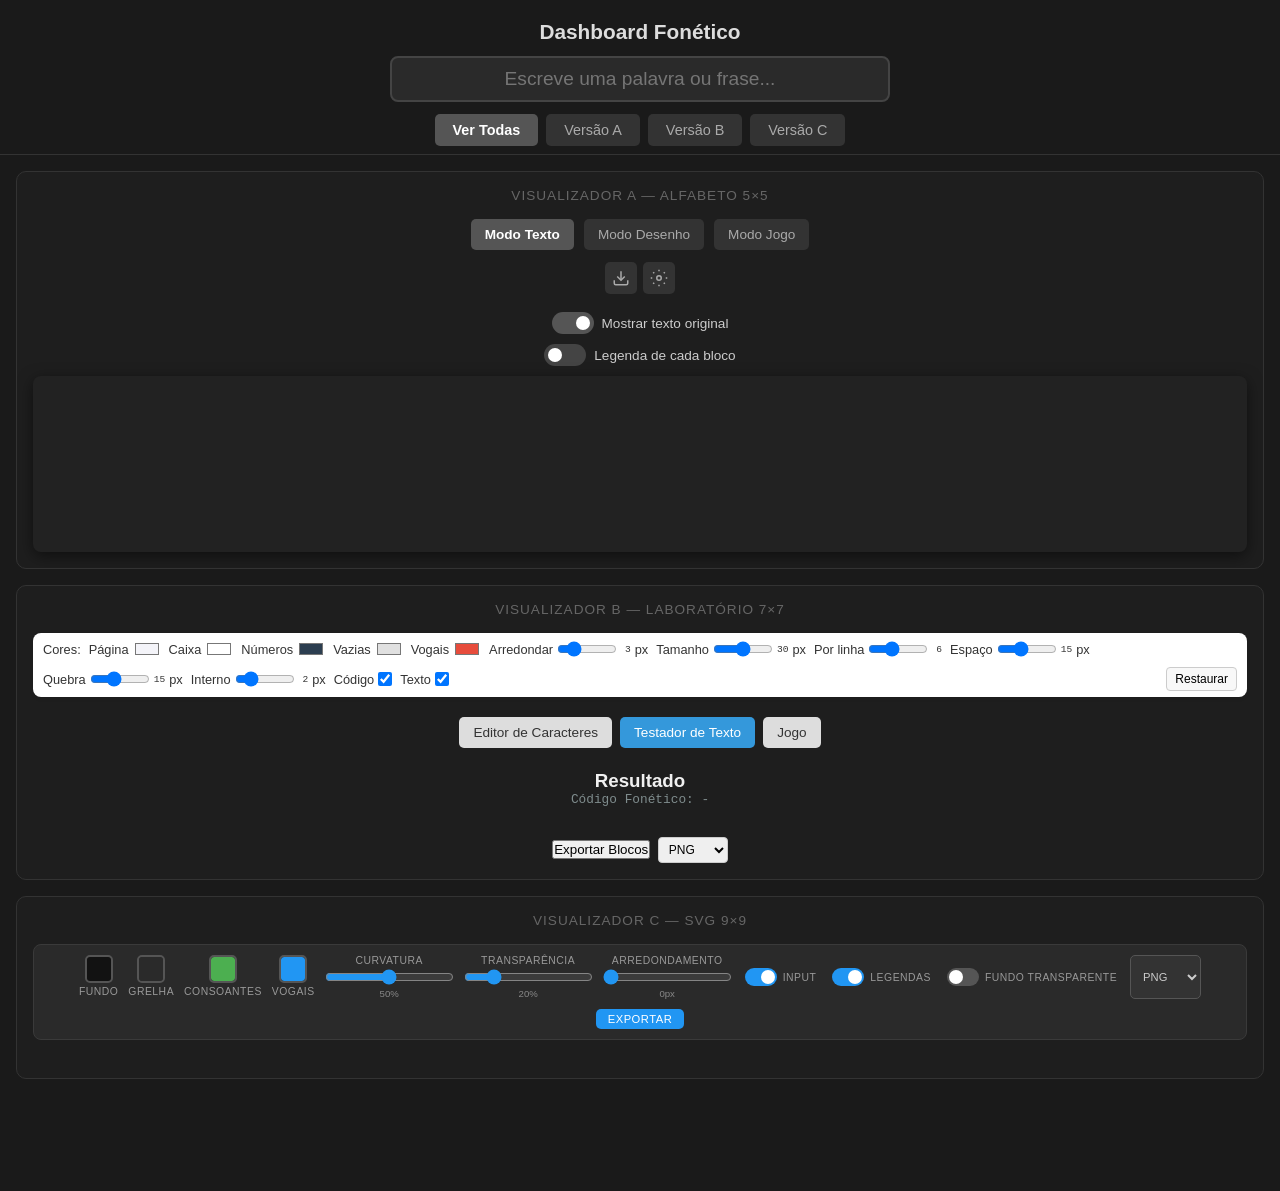
<file: index.html>
<!DOCTYPE html>
<html lang="pt">
<head>
    <meta charset="UTF-8">
    <meta name="viewport" content="width=device-width, initial-scale=1.0">
    <title>Dashboard Fonético — Visualizador Unificado</title>
    <link rel="stylesheet" href="style.css">
</head>
<body>
    <header class="dashboard-header">
        <h1>Dashboard Fonético</h1>
        <div class="input-central">
            <input type="text" id="texto-fonetico" placeholder="Escreve uma palavra ou frase..." autocomplete="off">
        </div>
        <nav class="menu-visualizadores">
            <button class="btn-vista active" data-modo="todas">Ver Todas</button>
            <button class="btn-vista" data-modo="a">Versão A</button>
            <button class="btn-vista" data-modo="b">Versão B</button>
            <button class="btn-vista" data-modo="c">Versão C</button>
        </nav>
    </header>

    <main id="area-visualizadores" class="modo-todas">
        <section id="container-a" class="painel-viz">
            <h2 class="viz-titulo">Visualizador A — Alfabeto 5×5</h2>

            <div id="tabs-a" class="tabs">
                <button id="btnTabText-a" class="tab-btn active">Modo Texto</button>
                <button id="btnTabDraw-a" class="tab-btn">Modo Desenho</button>
                <button id="btnTabGame-a" class="tab-btn">Modo Jogo</button>
            </div>

            <div id="toolbar-area-a" class="toolbar-area">
                <div class="toolbar-buttons">
                    <button id="btnExport-a" class="toolbar-btn" title="Exportar blocos">
                        <svg width="18" height="18" viewBox="0 0 24 24" fill="none" stroke="currentColor" stroke-width="2"><path d="M21 15v4a2 2 0 01-2 2H5a2 2 0 01-2-2v-4"/><polyline points="7 10 12 15 17 10"/><line x1="12" y1="15" x2="12" y2="3"/></svg>
                    </button>
                    <div id="exportMenu-a" class="dropdown-menu hidden">
                        <button data-format="png">PNG</button>
                        <button data-format="jpeg">JPEG</button>
                        <button data-format="webp">WebP</button>
                        <button data-format="svg">SVG</button>
                    </div>
                    <button id="btnSettingsToggle-a" class="toolbar-btn" title="Personalização">
                        <svg width="18" height="18" viewBox="0 0 24 24" fill="none" stroke="currentColor" stroke-width="2"><circle cx="12" cy="12" r="3"/><path d="M12 1v2M12 21v2M4.22 4.22l1.42 1.42M18.36 18.36l1.42 1.42M1 12h2M21 12h2M4.22 19.78l1.42-1.42M18.36 5.64l1.42-1.42"/></svg>
                    </button>
                </div>
                <div id="settingsPanel-a" class="settings-panel hidden">
                    <div class="settings-grid">
                        <div class="setting-item">
                            <label>Fundo da página</label>
                            <input type="color" id="cfgPageBg-a" value="#1a1a1a">
                        </div>
                        <div class="setting-item">
                            <label>Caixa dos blocos</label>
                            <input type="color" id="cfgBoxBg-a" value="#222222">
                        </div>
                        <div class="setting-item">
                            <label>Células preenchidas</label>
                            <input type="color" id="cfgCellFill-a" value="#ffffff">
                        </div>
                        <div class="setting-item">
                            <label>Células vazias</label>
                            <input type="color" id="cfgCellEmpty-a" value="#2a2a2a">
                        </div>
                        <div class="setting-item">
                            <label>Arredondamento <span class="val-label" id="lblCornerRadius-a">0</span></label>
                            <input type="range" id="cfgCornerRadius-a" min="0" max="10" value="0" step="1">
                        </div>
                        <div class="setting-item">
                            <label>Tamanho blocos <span class="val-label" id="lblCellSize-a">20</span>px</label>
                            <input type="range" id="cfgCellSize-a" min="10" max="40" value="20" step="1">
                        </div>
                        <div class="setting-item">
                            <label>Blocos/linha <span class="val-label" id="lblBlocksPerRow-a">auto</span></label>
                            <input type="range" id="cfgBlocksPerRow-a" min="0" max="20" value="0" step="1">
                        </div>
                        <div class="setting-item">
                            <label>Espaço blocos <span class="val-label" id="lblBlockMargin-a">22</span>px</label>
                            <input type="range" id="cfgBlockMargin-a" min="4" max="60" value="22" step="1">
                        </div>
                        <div class="setting-item">
                            <label>Margem células <span class="val-label" id="lblGap-a">3</span>px</label>
                            <input type="range" id="cfgGap-a" min="0" max="10" value="3" step="1">
                        </div>
                        <div class="setting-item">
                            <label>Quebra linhas <span class="val-label" id="lblBlockRowGap-a">20</span>px</label>
                            <input type="range" id="cfgBlockRowGap-a" min="4" max="60" value="20" step="1">
                        </div>
                        <div class="setting-item">
                            <label>Contorno 3×3</label>
                            <div class="guide-controls">
                                <label class="switch small-switch">
                                    <input type="checkbox" id="cfgShowGuide-a" checked>
                                    <span class="slider"></span>
                                </label>
                                <input type="color" id="cfgGuideColor-a" value="#3d3d3d">
                            </div>
                        </div>
                    </div>
                </div>
            </div>

            <div id="tabText-a" class="tab-content-a active">
                <div class="toggle-container">
                    <label class="switch">
                        <input type="checkbox" id="toggleInputTexto-a" checked>
                        <span class="slider"></span>
                    </label>
                    <span>Mostrar texto original</span>
                </div>
                <div class="toggle-container">
                    <label class="switch">
                        <input type="checkbox" id="toggleLegendaOriginal-a">
                        <span class="slider"></span>
                    </label>
                    <span>Legenda de cada bloco</span>
                </div>
                <div class="canvas-container-a">
                    <canvas id="canvasText-a" width="800" height="240"></canvas>
                </div>
            </div>

            <div id="tabDraw-a" class="tab-content-a">
                <p class="instrucoes">Clica nas células para alternar estados. Clica no '+' para novo bloco.</p>
                <div class="toggle-container">
                    <label class="switch">
                        <input type="checkbox" id="toggleTraducao-a" checked>
                        <span class="slider"></span>
                    </label>
                    <span>Mostrar tradução das letras</span>
                </div>
                <div class="draw-mode-container-a">
                    <div class="canvas-scroll-area-a">
                        <canvas id="canvasDraw-a" width="800" height="240"></canvas>
                    </div>
                    <button id="btnAddNewBlock-a" class="add-block-btn">+</button>
                </div>
            </div>

            <div id="tabGame-a" class="tab-content-a">
                <p class="instrucoes">Observa os blocos e escreve a palavra correspondente.</p>
                <div class="canvas-container-a">
                    <canvas id="canvasGame-a" width="600" height="100"></canvas>
                </div>
                <input type="text" id="gameInput-a" placeholder="Escreve a palavra..." autocomplete="off" class="game-text-input">
                <div id="feedbackGame-a"></div>
                <div id="progressContainer-a" class="progress-container">
                    <div id="progressBar-a" class="progress-bar"></div>
                    <span id="progressLabel-a" class="progress-label"></span>
                </div>
                <div class="game-buttons">
                    <button id="btnNovaPalavra-a" class="add-block-btn">Nova Palavra</button>
                    <button id="btnMostrarResposta-a" class="add-block-btn">Mostrar Resposta</button>
                </div>
            </div>
        </section>

        <section id="container-b" class="painel-viz">
            <h2 class="viz-titulo">Visualizador B — Laboratório 7×7</h2>

            <div class="color-panel-b">
                <span>Cores:</span>
                <label>Página <input type="color" id="color-page-b" value="#f4f4f9"></label>
                <label>Caixa <input type="color" id="color-box-b" value="#ffffff"></label>
                <label>Números <input type="color" id="color-filled-b" value="#2c3e50"></label>
                <label>Vazias <input type="color" id="color-empty-b" value="#e0e0e0"></label>
                <label>Vogais <input type="color" id="color-vowel-b" value="#e74c3c"></label>
                <label>Arredondar <input type="range" id="radius-slider-b" min="0" max="15" step="1" value="3"><span id="radius-val-b">3</span>px</label>
                <label>Tamanho <input type="range" id="size-slider-b" min="10" max="50" step="1" value="30"><span id="size-val-b">30</span>px</label>
                <label>Por linha <input type="range" id="perline-slider-b" min="1" max="15" step="1" value="6"><span id="perline-val-b">6</span></label>
                <label>Espaço <input type="range" id="gap-slider-b" min="0" max="40" step="1" value="15"><span id="gap-val-b">15</span>px</label>
                <label>Quebra <input type="range" id="row-gap-slider-b" min="0" max="40" step="1" value="15"><span id="row-gap-val-b">15</span>px</label>
                <label>Interno <input type="range" id="internal-slider-b" min="0" max="10" step="1" value="2"><span id="internal-val-b">2</span>px</label>
                <label>Código <input type="checkbox" id="legend-code-toggle-b" checked></label>
                <label>Texto <input type="checkbox" id="legend-text-toggle-b" checked></label>
                <button id="btn-reset-b">Restaurar</button>
            </div>

            <div id="tabs-b" class="tabs">
                <button id="btnTabEditor-b" class="tab-btn">Editor de Caracteres</button>
                <button id="btnTabTester-b" class="tab-btn active">Testador de Texto</button>
                <button id="btnTabGame-b" class="tab-btn">Jogo</button>
            </div>

            <div id="editor-b" class="tab-content-b">
                <h3 style="text-align: center;">Cria o teu Algarismo</h3>
                <p style="text-align: center; color: #666;">Clica nos quadrados para desenhar.</p>
                <div id="editor-grid-b" class="grid-7x7-b"></div>
                <div id="array-output-b" class="code-output-b">[0,0,0,0,0,0,0,0,0,0,0,0,0,0,0,0,0,0,0,0,0,0,0,0,0,0,0,0,0,0,0,0,0,0,0,0,0,0,0,0,0,0,0,0,0,0,0,0,0]</div>
                <div style="text-align: center;">
                    <button id="btn-copy-array-b" class="copy-btn-b">Copiar Array</button>
                </div>
            </div>

            <div id="tester-b" class="tab-content-b active">
                <div class="input-group-b">
                    <h3>Resultado</h3>
                    <div id="debug-output-b" class="debug-info-b">Código Fonético: -</div>
                </div>
                <div id="word-container-b" class="word-display-b"></div>
                <div class="export-section-b">
                    <button id="btn-export-b">Exportar Blocos</button>
                    <select id="export-format-b" class="select-export-b">
                        <option value="png">PNG</option>
                        <option value="jpeg">JPEG</option>
                        <option value="webp">WEBP</option>
                        <option value="svg">SVG</option>
                    </select>
                </div>
            </div>

            <div id="jogo-b" class="tab-content-b">
                <div class="game-area-b">
                    <h3>Adivinha a Palavra</h3>
                    <p style="color: #666;">Traduz os blocos visuais para texto e escreve a tua resposta.</p>
                    <div id="game-blocks-b" class="game-blocks-b"></div>
                    <input type="text" id="game-input-b" class="game-input-b" placeholder="Escreve a tua resposta...">
                    <div id="game-feedback-b" class="game-feedback-b"></div>
                    <div id="game-solution-b" class="game-solution-b"></div>
                    <div class="game-buttons-b">
                        <button id="btn-verificar-b" class="btn-verificar-b">Verificar</button>
                        <button id="btn-nova-b" class="btn-nova-b">Nova Palavra</button>
                        <button id="btn-solucao-b" class="btn-solucao-b">Mostrar Solução</button>
                    </div>
                </div>
            </div>
        </section>

        <section id="container-c" class="painel-viz">
            <h2 class="viz-titulo">Visualizador C — SVG 9×9</h2>

            <div id="painelControlos-c" class="painel-controlos-c">
                <div class="controlo-cor-c">
                    <input type="color" id="corFundoCelula-c" value="#121212">
                    <label for="corFundoCelula-c">Fundo</label>
                </div>
                <div class="controlo-cor-c">
                    <input type="color" id="corGrelha-c" value="#2a2a2a">
                    <label for="corGrelha-c">Grelha</label>
                </div>
                <div class="controlo-cor-c">
                    <input type="color" id="corConsoante-c" value="#4CAF50">
                    <label for="corConsoante-c">Consoantes</label>
                </div>
                <div class="controlo-cor-c">
                    <input type="color" id="corLinhaVogal-c" value="#2196F3">
                    <label for="corLinhaVogal-c">Vogais</label>
                </div>
                <div class="controlo-slider-c">
                    <label for="sliderCurvatura-c">Curvatura</label>
                    <input type="range" id="sliderCurvatura-c" min="0" max="100" value="50">
                    <span id="valorCurvatura-c">50%</span>
                </div>
                <div class="controlo-slider-c">
                    <label for="sliderOpacidade-c">Transparência</label>
                    <input type="range" id="sliderOpacidade-c" min="0" max="100" value="20">
                    <span id="valorOpacidade-c">20%</span>
                </div>
                <div class="controlo-slider-c">
                    <label for="sliderArredondamento-c">Arredondamento</label>
                    <input type="range" id="sliderArredondamento-c" min="0" max="50" value="0">
                    <span id="valorArredondamento-c">0px</span>
                </div>
                <div class="controlo-toggle-c">
                    <input type="checkbox" id="toggleInput-c" checked>
                    <label for="toggleInput-c" class="toggle-switch-c"></label>
                    <label for="toggleInput-c">Input</label>
                </div>
                <div class="controlo-toggle-c">
                    <input type="checkbox" id="toggleLegenda-c" checked>
                    <label for="toggleLegenda-c" class="toggle-switch-c"></label>
                    <label for="toggleLegenda-c">Legendas</label>
                </div>
                <div class="controlo-toggle-c">
                    <input type="checkbox" id="toggleFundoTransparente-c">
                    <label for="toggleFundoTransparente-c" class="toggle-switch-c"></label>
                    <label for="toggleFundoTransparente-c">Fundo Transparente</label>
                </div>
                <select id="formatoExportacao-c" class="select-export-c" title="Formato de exportação">
                    <option value="png">PNG</option>
                    <option value="jpeg">JPEG</option>
                    <option value="svg">SVG</option>
                    <option value="webp">WEBP</option>
                </select>
                <button id="btnExportar-c" class="btn-export-c" title="Exportar blocos como imagem">Exportar</button>
            </div>

            <div id="containerTexto-c" class="container-texto-c"></div>
            <canvas id="canvasExportacao-c" style="display:none;"></canvas>
        </section>
    </main>

    <script type="module" src="app.js"></script>
</body>
</html>
</file>
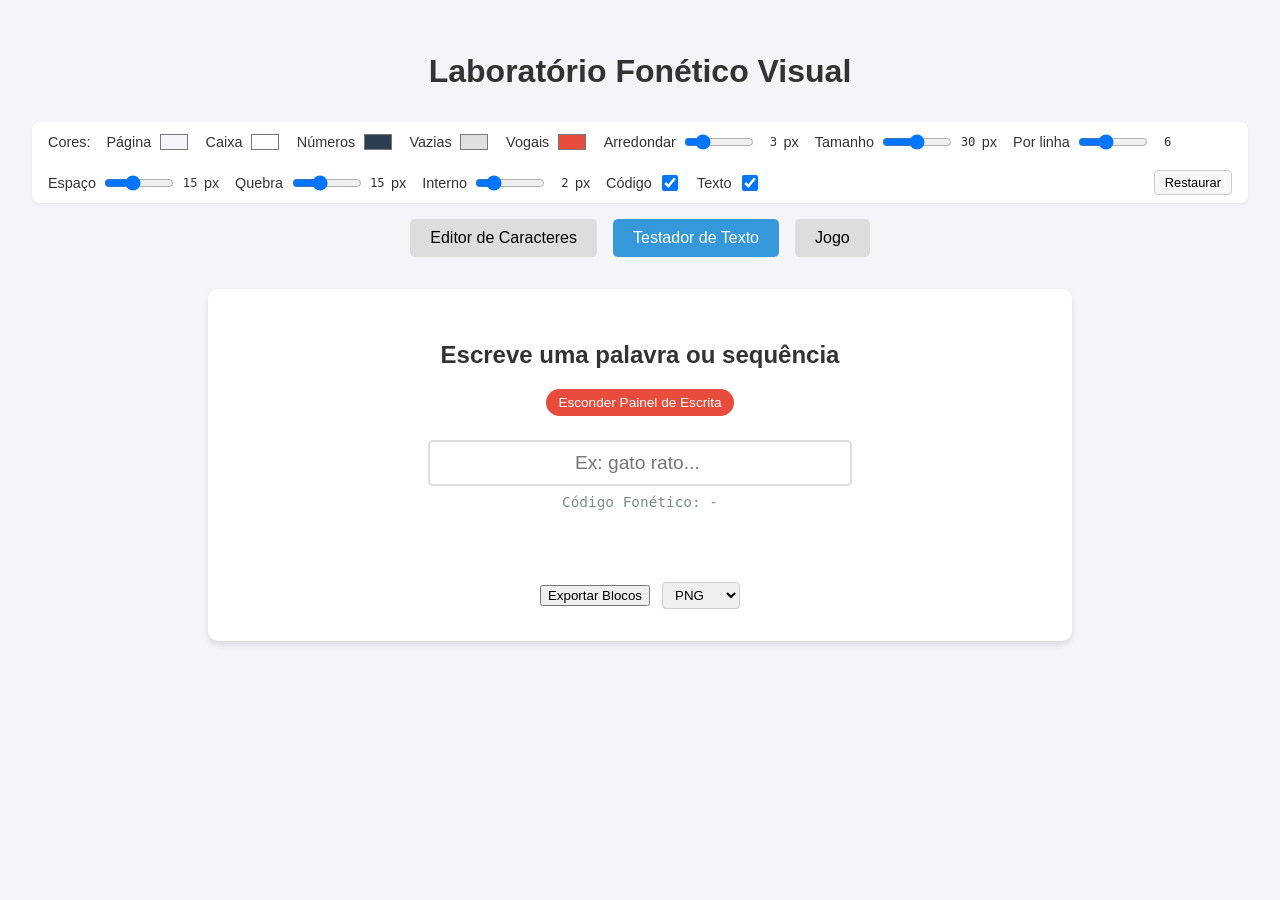
<file: Visualizador B/indexB.html>
<!DOCTYPE html>
<html lang="pt">
<head>
    <meta charset="UTF-8">
    <meta name="viewport" content="width=device-width, initial-scale=1.0">
    <title>Laboratório do Alfabeto Visual</title>
    <style>
        /* === CSS: Estilos e Layout === */
        :root {
            --bg-color: #f4f4f9;
            --content-bg: #ffffff;
            --text-color: #333;
            --grid-empty: #e0e0e0;
            --grid-filled: #2c3e50; /* Cor Consonantal */
            --grid-vowel: #e74c3c;  /* Cor Vocálica (Vermelho) */
            --accent: #3498db;
            --cell-radius: 3px;
            --cell-size: 30px;
            --cell-gap: 2px;
            --blocks-per-line: 6;
            --block-gap: 15px;
            --block-row-gap: 15px;
        }

        body {
            font-family: -apple-system, BlinkMacSystemFont, "Segoe UI", Roboto, Helvetica, Arial, sans-serif;
            background-color: var(--bg-color);
            color: var(--text-color);
            margin: 0;
            padding: 2rem;
            display: flex;
            flex-direction: column;
            align-items: center;
        }

        h1 { margin-bottom: 2rem; }

        .tabs {
            display: flex;
            gap: 1rem;
            margin-bottom: 2rem;
        }

        .tab-btn {
            padding: 10px 20px;
            font-size: 1rem;
            border: none;
            background: #ddd;
            cursor: pointer;
            border-radius: 5px;
            transition: background 0.3s;
        }

        .tab-btn.active {
            background: var(--accent);
            color: white;
        }

        .tab-content {
            display: none;
            width: 100%;
            max-width: 800px;
            background: var(--content-bg);
            padding: 2rem;
            border-radius: 10px;
            box-shadow: 0 4px 6px rgba(0,0,0,0.1);
        }

        .tab-content.active {
            display: block;
        }

        .grid-7x7 {
            display: grid;
            grid-template-columns: repeat(7, var(--cell-size));
            grid-template-rows: repeat(7, var(--cell-size));
            gap: var(--cell-gap);
            margin: 0 auto;
            width: fit-content;
        }

        .cell {
            background-color: var(--grid-empty);
            border-radius: var(--cell-radius);
            cursor: pointer;
            transition: background-color 0.1s;
            box-sizing: border-box; 
        }

        .cell.active {
            background-color: var(--grid-filled);
        }

        /* === SISTEMA DE ESTADOS DAS VOGAIS === */
        .cell.vowel-1 {
            background-color: var(--grid-vowel);
        }

        .cell.vowel-2 {
            border: 3px solid var(--grid-vowel);
            background-color: var(--grid-empty);
        }

        .cell.vowel-3 {
            border: 3px solid var(--grid-vowel);
            background-color: var(--grid-empty);
            background-image: linear-gradient(
                to bottom right, 
                transparent calc(50% - 1.5px), 
                var(--grid-vowel) calc(50% - 1.5px), 
                var(--grid-vowel) calc(50% + 1.5px), 
                transparent calc(50% + 1.5px)
            );
        }

        .cell.vowel-4 {
            border: 3px solid var(--grid-vowel);
            background-color: var(--grid-empty);
            background-image: 
                linear-gradient(to bottom right, transparent calc(50% - 1.5px), var(--grid-vowel) calc(50% - 1.5px), var(--grid-vowel) calc(50% + 1.5px), transparent calc(50% + 1.5px)),
                linear-gradient(to top right, transparent calc(50% - 1.5px), var(--grid-vowel) calc(50% - 1.5px), var(--grid-vowel) calc(50% + 1.5px), transparent calc(50% + 1.5px));
        }

        .code-output {
            background: #2d2d2d;
            color: #a6e22e;
            padding: 1rem;
            border-radius: 5px;
            font-family: monospace;
            word-break: break-all;
            margin-bottom: 1rem;
        }

        button.copy-btn {
            background: var(--accent);
            color: white;
            border: none;
            padding: 8px 16px;
            border-radius: 5px;
            cursor: pointer;
        }

        /* Botão do Modo de Visualização */
        .toggle-btn {
            background: #e74c3c;
            color: white;
            border: none;
            padding: 6px 12px;
            border-radius: 20px;
            font-size: 0.85rem;
            cursor: pointer;
            margin-bottom: 1.5rem;
            transition: background 0.3s;
        }

        .toggle-btn.view-mode {
            background: #2ecc71;
        }

        .input-group {
            display: flex;
            flex-direction: column;
            align-items: center;
            margin-bottom: 2rem;
        }

        input[type="text"] {
            padding: 10px;
            font-size: 1.2rem;
            width: 400px;
            text-align: center;
            border: 2px solid #ddd;
            border-radius: 5px;
            margin-bottom: 0.5rem;
        }

        .debug-info {
            font-size: 0.9rem;
            color: #7f8c8d;
            font-family: monospace;
            margin-bottom: 1.5rem;
        }

        .word-display {
            display: grid;
            grid-template-columns: repeat(var(--blocks-per-line), auto);
            column-gap: var(--block-gap);
            row-gap: var(--block-row-gap);
            justify-content: center;
        }

        .grid-display .cell {
            cursor: default;
        }

        .color-panel {
            display: flex;
            gap: 1rem;
            align-items: center;
            margin-bottom: 1rem;
            padding: 0.5rem 1rem;
            background: #fff;
            border-radius: 8px;
            box-shadow: 0 2px 4px rgba(0,0,0,0.05);
            font-size: 0.9rem;
            flex-wrap: wrap;
        }
        .color-panel label {
            display: flex;
            align-items: center;
            gap: 0.4rem;
        }
        .color-panel input[type="color"] {
            width: 32px;
            height: 24px;
            border: none;
            padding: 0;
            background: none;
            cursor: pointer;
        }
        .color-panel button {
            margin-left: auto;
            font-size: 0.8rem;
            padding: 4px 10px;
            border: 1px solid #ccc;
            border-radius: 4px;
            background: #f8f8f8;
            cursor: pointer;
        }
        .color-panel input[type="range"] {
            width: 70px;
            vertical-align: middle;
        }
        .color-panel #radius-val {
            min-width: 1.2em;
            text-align: right;
            font-family: monospace;
            font-size: 0.85em;
        }
        .color-panel #size-val,
        .color-panel #perline-val {
            min-width: 1.2em;
            text-align: right;
            font-family: monospace;
            font-size: 0.85em;
        }
        .color-panel #gap-val {
            min-width: 1.2em;
            text-align: right;
            font-family: monospace;
            font-size: 0.85em;
        }
        .color-panel #internal-val {
            min-width: 1.2em;
            text-align: right;
            font-family: monospace;
            font-size: 0.85em;
        }
        .color-panel #row-gap-val {
            min-width: 1.2em;
            text-align: right;
            font-family: monospace;
            font-size: 0.85em;
        }

        .export-section {
            margin-top: 1rem;
            text-align: center;
            font-size: 0.9rem;
        }
        .export-section select {
            padding: 4px 8px;
            border: 1px solid #ccc;
            border-radius: 4px;
            margin-left: 0.5rem;
        }

        .grid-caption {
            text-align: center;
            font-size: 0.75rem;
            font-family: monospace;
            margin-top: 2px;
            color: var(--text-color);
        }
        .grid-caption-text {
            font-style: italic;
            color: #888;
        }

        .grid-wrapper {
            display: inline-block;
        }

        .color-panel input[type="checkbox"] {
            width: 16px;
            height: 16px;
        }

        .game-area {
            text-align: center;
        }
        .game-blocks {
            display: grid;
            grid-template-columns: repeat(var(--blocks-per-line), auto);
            column-gap: var(--block-gap);
            row-gap: var(--block-row-gap);
            justify-content: center;
            margin-bottom: 2rem;
        }
        .game-input {
            padding: 10px;
            font-size: 1.2rem;
            width: 400px;
            text-align: center;
            border: 2px solid #ddd;
            border-radius: 5px;
            margin-bottom: 0.5rem;
        }
        .game-feedback {
            font-size: 1.1rem;
            min-height: 1.5em;
            margin: 1rem 0;
            font-weight: bold;
        }
        .game-feedback.win { color: #27ae60; }
        .game-feedback.lose { color: #e74c3c; }
        .game-buttons {
            display: flex;
            gap: 1rem;
            justify-content: center;
            flex-wrap: wrap;
        }
        .game-buttons button {
            padding: 10px 20px;
            font-size: 1rem;
            border: none;
            border-radius: 5px;
            cursor: pointer;
            transition: background 0.3s;
        }
        .btn-nova { background: var(--accent); color: white; }
        .btn-solucao { background: #e67e22; color: white; }
        .btn-verificar { background: #2ecc71; color: white; }
        .game-solution {
            margin-top: 1rem;
            font-size: 1.2rem;
            color: #e67e22;
            min-height: 1.5em;
        }
    </style>
</head>
<body>

    <h1>Laboratório Fonético Visual</h1>

    <div class="color-panel">
        <span>Cores:</span>
        <label>Página <input type="color" id="color-page" value="#f4f4f9"></label>
        <label>Caixa <input type="color" id="color-box" value="#ffffff"></label>
        <label>Números <input type="color" id="color-filled" value="#2c3e50"></label>
        <label>Vazias <input type="color" id="color-empty" value="#e0e0e0"></label>
        <label>Vogais <input type="color" id="color-vowel" value="#e74c3c"></label>
        <label>Arredondar <input type="range" id="radius-slider" min="0" max="15" step="1" value="3"><span id="radius-val">3</span>px</label>
        <label>Tamanho <input type="range" id="size-slider" min="10" max="50" step="1" value="30"><span id="size-val">30</span>px</label>
        <label>Por linha <input type="range" id="perline-slider" min="1" max="15" step="1" value="6"><span id="perline-val">6</span></label>
        <label>Espaço <input type="range" id="gap-slider" min="0" max="40" step="1" value="15"><span id="gap-val">15</span>px</label>
        <label>Quebra <input type="range" id="row-gap-slider" min="0" max="40" step="1" value="15"><span id="row-gap-val">15</span>px</label>
        <label>Interno <input type="range" id="internal-slider" min="0" max="10" step="1" value="2"><span id="internal-val">2</span>px</label>
        <label>Código <input type="checkbox" id="legend-code-toggle" checked></label>
        <label>Texto <input type="checkbox" id="legend-text-toggle" checked></label>
        <button onclick="resetColors()">Restaurar</button>
    </div>

    <div class="tabs">
        <button class="tab-btn" onclick="switchTab('editor')">Editor de Caracteres</button>
        <button class="tab-btn active" onclick="switchTab('tester')">Testador de Texto</button>
        <button class="tab-btn" onclick="switchTab('jogo')">Jogo</button>
    </div>

    <div id="editor" class="tab-content">
        <h2 style="text-align: center;">Cria o teu Algarismo</h2>
        <p style="text-align: center; color: #666;">Clica nos quadrados para desenhar.</p>
        
        <div id="editor-grid" class="grid-7x7"></div>
        
        <div class="code-output" id="array-output">
            [0,0,0,0,0,0,0,0,0,0,0,0,0,0,0,0,0,0,0,0,0,0,0,0,0,0,0,0,0,0,0,0,0,0,0,0,0,0,0,0,0,0,0,0,0,0,0,0,0]
        </div>
        <div style="text-align: center;">
            <button class="copy-btn" onclick="copyArray()">Copiar Array</button>
        </div>
    </div>

    <div id="tester" class="tab-content active">
        <div class="input-group">
            <h2>Escreve uma palavra ou sequência</h2>
            
            <button id="visibility-toggle" class="toggle-btn" onclick="toggleInputVisibility()">Esconder Painel de Escrita</button>
            
            <input type="text" id="text-input" placeholder="Ex: gato rato... " oninput="renderText()">
            <div id="debug-output" class="debug-info">Código Fonético: -</div>
        </div>
        
        <div id="word-container" class="word-display">
        </div>

        <div class="export-section">
            <button onclick="exportBlocks()">Exportar Blocos</button>
            <select id="export-format">
                <option value="png">PNG</option>
                <option value="jpeg">JPEG</option>
                <option value="webp">WEBP</option>
                <option value="svg">SVG</option>
            </select>
        </div>
    </div>

    <div id="jogo" class="tab-content">
        <div class="game-area">
            <h2>Adivinha a Palavra</h2>
            <p style="color: #666;">Traduz os blocos visuais para texto e escreve a tua resposta.</p>
            <div id="game-blocks" class="game-blocks"></div>
            <input type="text" id="game-input" class="game-input" placeholder="Escreve a tua resposta..." onkeydown="if(event.key==='Enter') verificarResposta()">
            <div id="game-feedback" class="game-feedback"></div>
            <div id="game-solution" class="game-solution"></div>
            <div class="game-buttons">
                <button class="btn-verificar" onclick="verificarResposta()">Verificar</button>
                <button class="btn-nova" onclick="novaPalavra()">Nova Palavra</button>
                <button class="btn-solucao" onclick="mostrarSolucao()">Mostrar Solução</button>
            </div>
        </div>
    </div>

    <script>
        /* === JAVASCRIPT: Lógica e Estado === */

        // 1. Matrizes dos Algarismos (Consoantes Base)
        const dicionario = {
            '0': [0,0,1,1,1,0,0,0,1,0,0,0,1,0,1,0,0,0,0,0,1,1,0,0,0,0,0,1,1,0,0,0,0,0,1,0,1,0,0,0,1,0,0,0,1,1,1,0,0],
            '1': [0,0,0,1,0,0,0,0,0,0,1,0,0,0,0,0,0,1,0,0,0,0,0,0,1,0,0,0,0,0,0,1,0,0,0,0,0,0,1,0,0,0,0,0,0,1,0,0,0],
            '2': [0,0,0,0,0,0,0,0,0,0,0,0,0,0,0,0,0,0,0,0,0,1,1,1,1,1,1,1,0,0,0,0,0,0,0,0,0,0,0,0,0,0,0,0,0,0,0,0,0], 
            '3': [0,0,0,1,0,0,0,0,0,0,1,0,0,0,0,0,0,1,0,0,0,1,1,1,1,1,1,1,0,0,0,1,0,0,0,0,0,0,1,0,0,0,0,0,0,1,0,0,0], 
            '4': [1,0,0,0,0,0,1,0,1,0,0,0,1,0,0,0,1,0,1,0,0,0,0,0,1,0,0,0,0,0,1,0,1,0,0,0,1,0,0,0,1,0,1,0,0,0,0,0,1], 
            '5': [1,0,0,1,0,0,1,0,1,0,1,0,1,0,0,0,1,1,1,0,0,0,0,0,1,0,0,0,0,0,1,1,1,0,0,0,1,0,1,0,1,0,1,0,0,1,0,0,1], 
            '6': [1,0,0,0,0,0,1,0,1,0,0,0,1,0,0,0,1,0,1,0,0,1,1,1,1,1,1,1,0,0,1,0,1,0,0,0,1,0,0,0,1,0,1,0,0,0,0,0,1], 
            '7': [1,0,0,1,0,0,1,0,1,0,1,0,1,0,0,0,1,1,1,0,0,1,1,1,1,1,1,1,0,0,1,1,1,0,0,0,1,0,1,0,1,0,1,0,0,1,0,0,1], 
            '8': [1,0,0,1,1,1,1,0,1,0,1,0,0,0,0,0,1,1,1,1,1,1,1,1,1,0,0,0,0,0,1,1,1,1,1,0,1,0,1,0,0,0,1,0,0,1,1,1,1], 
            '9': [1,1,1,1,1,1,1,0,0,0,1,0,0,0,1,1,1,1,1,1,1,0,0,0,1,0,0,0,1,1,1,1,1,1,1,0,0,0,1,0,0,0,1,1,1,1,1,1,1]
        };

        // 2. Coordenadas das Vogais
        const vogaisAnteriores = {
            'A': [0,0,0,0,0,0,0,1,0,0,0,0,0,0,0,0,0,0,0,0,0,0,0,0,0,0,0,0,0,0,0,0,0,0,0,0,0,0,0,0,0,0,0,0,0,0,0,0,0],
            'E': [0,0,0,0,0,0,0,0,0,1,0,0,0,0,0,0,0,0,0,0,0,0,0,0,0,0,0,0,0,0,0,0,0,0,0,0,0,0,0,0,0,0,0,0,0,0,0,0,0],
            'I': [0,0,0,0,0,0,0,0,0,0,0,0,0,0,0,0,0,0,0,0,0,0,0,0,0,0,0,0,0,0,0,0,0,0,0,1,0,0,0,0,0,0,0,0,0,0,0,0,0],
            'O': [0,0,0,0,0,0,0,0,0,0,0,0,0,0,0,0,0,0,0,0,0,0,0,0,0,0,0,0,0,0,0,0,0,0,0,0,0,1,0,0,0,0,0,0,0,0,0,0,0]
        };

        const vogaisPosteriores = {
            'A': [0,0,0,0,0,0,0,0,0,0,0,1,0,0,0,0,0,0,0,0,0,0,0,0,0,0,0,0,0,0,0,0,0,0,0,0,0,0,0,0,0,0,0,0,0,0,0,0,0],
            'E': [0,0,0,0,0,0,0,0,0,0,0,0,0,1,0,0,0,0,0,0,0,0,0,0,0,0,0,0,0,0,0,0,0,0,0,0,0,0,0,0,0,0,0,0,0,0,0,0,0],
            'I': [0,0,0,0,0,0,0,0,0,0,0,0,0,0,0,0,0,0,0,0,0,0,0,0,0,0,0,0,0,0,0,0,0,0,0,0,0,0,0,1,0,0,0,0,0,0,0,0,0],
            'O': [0,0,0,0,0,0,0,0,0,0,0,0,0,0,0,0,0,0,0,0,0,0,0,0,0,0,0,0,0,0,0,0,0,0,0,0,0,0,0,0,0,1,0,0,0,0,0,0,0]
        };

        let editorState = new Array(49).fill(0);

        // NOVO: Função para alternar a visibilidade do input de texto
        function toggleInputVisibility() {
            const btn = document.getElementById('visibility-toggle');
            const inputField = document.getElementById('text-input');
            const debugField = document.getElementById('debug-output');
            const titleField = document.querySelector('#tester h2');

            if (inputField.style.display !== 'none') {
                // Modo de Visualização Puro
                inputField.style.display = 'none';
                debugField.style.display = 'none';
                if(titleField) titleField.style.display = 'none';
                btn.innerText = "Mostrar Painel de Escrita";
                btn.classList.add('view-mode');
            } else {
                // Modo de Edição/Escrita
                inputField.style.display = '';
                debugField.style.display = '';
                if(titleField) titleField.style.display = '';
                btn.innerText = "Esconder Painel de Escrita";
                btn.classList.remove('view-mode');
            }
        }

        // MOTOR DE CONVERSÃO FONÉTICA
        function converterTextoParaSistemaMajor(texto) {
            let resultado = texto
                .replace(/[çÇ]/g, '0')
                .toUpperCase()
                .normalize('NFD')
                .replace(/[\u0300-\u036f]/g, '');

            resultado = resultado.replaceAll('CH', '6');
            resultado = resultado.replaceAll('LH', '5');
            resultado = resultado.replaceAll('NH', '2');
            resultado = resultado.replaceAll('RR', '4');
            resultado = resultado.replaceAll('Y', 'I');
            resultado = resultado.replaceAll('U', 'O');


            resultado = resultado.replaceAll('CE', '0E');
            resultado = resultado.replaceAll('CI', '0I');
            resultado = resultado.replaceAll('GE', '6E');
            resultado = resultado.replaceAll('GI', '6I');
        
            const consoantes = {
                'S': '0', 'Z': '0',
                'T': '1', 'D': '1',
                'N': '2',
                'M': '3',
                'R': '4',
                'L': '5',
                'J': '6', 'X': '6',
                'K': '7', 'Q': '7', 'C': '7', 'G': '7',
                'F': '8', 'V': '8',
                'P': '9', 'B': '9'
            };

            for (let [chave, valor] of Object.entries(consoantes)) {
                resultado = resultado.replaceAll(chave, valor);
            }

            resultado = resultado.replace(/[^AEIO0-9\s]/g, '');
            return resultado;
        }

        // Inicializador do Editor
        function initEditor() {
            const grid = document.getElementById('editor-grid');
            grid.innerHTML = '';
            for (let i = 0; i < 49; i++) {
                const cell = document.createElement('div');
                cell.classList.add('cell');
                cell.addEventListener('click', () => {
                    editorState[i] = editorState[i] === 0 ? 1 : 0;
                    cell.classList.toggle('active');
                    updateOutput();
                });
                grid.appendChild(cell);
            }
        }

        function updateOutput() {
            document.getElementById('array-output').innerText = `[${editorState.join(',')}]`;
        }

        function copyArray() {
            navigator.clipboard.writeText(document.getElementById('array-output').innerText);
            alert("Array copiado!");
        }

        function switchTab(tabId) {
            document.querySelectorAll('.tab-content').forEach(tab => tab.classList.remove('active'));
            document.querySelectorAll('.tab-btn').forEach(btn => btn.classList.remove('active'));
            document.getElementById(tabId).classList.add('active');
            event.currentTarget.classList.add('active');
        }

        function aplicarVogal(gridBase, gridVogal, estadoVogal) {
            let resultado = [...gridBase];
            for (let i = 0; i < 49; i++) {
                if (gridVogal[i] === 1) {
                    resultado[i] = estadoVogal; 
                }
            }
            return resultado;
        }

        function extrairOriginal(bruto, blocos) {
    // Construir um array paralelo: para cada caracter do bruto,
    // guardar o caracter normalizado (sem acentos, uppercase) e o índice original.
    // Isto permite mapear posições correctamente mesmo com acentos.
    const charMap = []; // [{orig: índice no bruto, ch: caracter normalizado}]
    for (let i = 0; i < bruto.length; i++) {
        // Normalizar cada caracter individualmente
        let ch = bruto[i];
        // Tratar Ç/ç antes de normalizar (como o motor de conversão faz)
        if (ch === 'ç' || ch === 'Ç') {
            charMap.push({ orig: i, ch: '0', isCedilha: true });
            continue;
        }
        let norm = ch.normalize('NFD').replace(/[\u0300-\u036f]/g, '').toUpperCase();
        if (norm.length === 1) {
            charMap.push({ orig: i, ch: norm });
        }
        // Se norm está vazio (caracter de combinação isolado), saltar
    }

    // Dígrafos que o motor de conversão colapsa num único dígito
    const digrafos = { 'CH': '6', 'LH': '5', 'NH': '2', 'RR': '4' };
    // Consoantes simples → dígito
    const consoantes = {
        'S': '0', 'Z': '0',
        'T': '1', 'D': '1',
        'N': '2',
        'M': '3',
        'R': '4',
        'L': '5',
        'J': '6', 'X': '6',
        'K': '7', 'Q': '7', 'C': '7', 'G': '7',
        'F': '8', 'V': '8',
        'P': '9', 'B': '9'
    };
    // Vogais reconhecidas pelo motor
    const vogais = new Set(['A', 'E', 'I', 'O', 'U', 'Y']);
    // Contextos especiais: CE→0E, CI→0I, GE→6E, GI→6I
    const contextual = { 'CE': '0', 'CI': '0', 'GE': '6', 'GI': '6' };

    const silabas = [];
    let pos = 0; // posição no charMap

    for (let bloco of blocos) {
        let startOrig = pos < charMap.length ? charMap[pos].orig : bruto.length;
        let bIdx = 0;

        while (bIdx < bloco.length && pos < charMap.length) {
            const bCh = bloco[bIdx];
            const cur = charMap[pos];

            // Saltar caracteres no original que não são consoantes, vogais, nem H
            // (ex: W, ou outros não mapeados pelo motor)
            if (!cur.isCedilha && !vogais.has(cur.ch) && !consoantes[cur.ch] && cur.ch !== 'H') {
                pos++;
                continue;
            }

            if (/[0-9]/.test(bCh)) {
                // O caracter do bloco é um dígito — corresponde a uma consoante (ou dígrafo) no original
                // Verificar se é cedilha (Ç → 0)
                if (cur.isCedilha && bCh === '0') {
                    pos += 1;
                    bIdx++;
                    continue;
                }
                // Verificar dígrafo
                const nextCh = (pos + 1 < charMap.length) ? charMap[pos + 1].ch : '';
                const pair = cur.ch + nextCh;
                if (digrafos[pair] === bCh) {
                    pos += 2;
                } else if (contextual[pair] === bCh) {
                    // CE, CI, GE, GI: consome só a consoante, a vogal será consumida a seguir
                    pos += 1;
                } else {
                    pos += 1;
                }
                bIdx++;
            } else {
                // O caracter do bloco é uma vogal — consome 1 caracter no original
                pos++;
                bIdx++;
            }
        }

        let endOrig = pos < charMap.length ? charMap[pos].orig : bruto.length;
        silabas.push(bruto.slice(startOrig, endOrig).toLowerCase());
    }

    return silabas;
}

        // Motor de Rendering Dinâmico com Isolamento por Espaço
        function renderText() {
            const rawInput = document.getElementById('text-input').value;
            const inputFiltrado = converterTextoParaSistemaMajor(rawInput);
            
            document.getElementById('debug-output').innerText = `Código Fonético: ${inputFiltrado || '-'}`;

            const container = document.getElementById('word-container');
            container.innerHTML = ''; 

            const palavras = inputFiltrado.split(/\s+/);
            const palavrasOriginais = rawInput.split(/\s+/);

            for (let palavraIdx = 0; palavraIdx < palavras.length; palavraIdx++) {
                let palavra = palavras[palavraIdx];
                if (!palavra) continue;
                const originalPalavra = palavrasOriginais[palavraIdx] || '';

                const blocos = palavra.match(/[A-Z]*[0-9][A-Z]*/g) || [];
                const originais = extrairOriginal(originalPalavra, blocos);

                for (let bIdx = 0; bIdx < blocos.length; bIdx++) {
                    let bloco = blocos[bIdx];
                    let numIndex = -1;
                    for (let i = 0; i < bloco.length; i++) {
                        if (dicionario[bloco[i]]) {
                            numIndex = i;
                            break;
                        }
                    }

                    if (numIndex !== -1) {
                        let charNum = bloco[numIndex];
                        let estadoAtual = [...dicionario[charNum]];
                        
                        let ordemAnterior = 0;
                        let ordemPosterior = 0;

                        for (let i = 0; i < bloco.length; i++) {
                            if (i === numIndex) continue;

                            let charVogal = bloco[i];

                            if (i < numIndex) {
                                if (vogaisAnteriores[charVogal]) {
                                    let estadoId = 2 + ordemAnterior;
                                    if (estadoId > 5) estadoId = 5;
                                    estadoAtual = aplicarVogal(estadoAtual, vogaisAnteriores[charVogal], estadoId);
                                    ordemAnterior++;
                                }
                            } else {
                                if (vogaisPosteriores[charVogal]) {
                                    let estadoId = 2 + ordemPosterior;
                                    if (estadoId > 5) estadoId = 5;
                                    estadoAtual = aplicarVogal(estadoAtual, vogaisPosteriores[charVogal], estadoId);
                                    ordemPosterior++;
                                }
                            }
                        }

                        const wrapper = document.createElement('div');
                        wrapper.classList.add('grid-wrapper');
                        wrapper.appendChild(createDisplayGrid(estadoAtual));

                        const showCode = document.getElementById('legend-code-toggle').checked;
                        const showText = document.getElementById('legend-text-toggle').checked;
                        const original = originais[bIdx] || '';

                        if (showCode) {
                            const codeCap = document.createElement('div');
                            codeCap.classList.add('grid-caption', 'grid-caption-code');
                            codeCap.textContent = `(${bloco})`;
                            wrapper.appendChild(codeCap);
                        }
                        if (showText && original) {
                            const textCap = document.createElement('div');
                            textCap.classList.add('grid-caption', 'grid-caption-text');
                            textCap.textContent = original;
                            wrapper.appendChild(textCap);
                        }
                        container.appendChild(wrapper);
                    }
                }
            }
        }

        // Construtor Visual das Grelhas de Saída
        function createDisplayGrid(arrayEstado) {
            const grid = document.createElement('div');
            grid.classList.add('grid-7x7', 'grid-display');

            for (let i = 0; i < 49; i++) {
                const cell = document.createElement('div');
                cell.classList.add('cell');
                
                if (arrayEstado[i] === 1) cell.classList.add('active');
                else if (arrayEstado[i] === 2) cell.classList.add('vowel-1');
                else if (arrayEstado[i] === 3) cell.classList.add('vowel-2');
                else if (arrayEstado[i] === 4) cell.classList.add('vowel-3');
                else if (arrayEstado[i] === 5) cell.classList.add('vowel-4');
                
                grid.appendChild(cell);
            }
            return grid;
        }

        function loadColors() {
            const defs = {'--bg-color':'#f4f4f9','--content-bg':'#ffffff','--grid-empty':'#e0e0e0','--grid-filled':'#2c3e50','--grid-vowel':'#e74c3c','--cell-radius':'3px','--cell-size':'30px','--cell-gap':'2px','--blocks-per-line':'6','--block-gap':'15px','--block-row-gap':'15px'};
            for (let k in defs) {
                let v = localStorage.getItem(k) || defs[k];
                if (k === '--blocks-per-line') {
                    let num = parseInt(v);
                    if (isNaN(num) || num < 1 || num > 15) v = defs[k];
                }
                if (k === '--block-gap' || k === '--block-row-gap') {
                    let num = parseInt(v);
                    if (isNaN(num) || num < 0 || num > 40) v = defs[k];
                }
                document.documentElement.style.setProperty(k, v);
            }
        }

        function initColorControls() {
            loadColors();
            const ids = {page:'color-page', box:'color-box', empty:'color-empty', filled:'color-filled', vowel:'color-vowel'};
            const vars = {page:'--bg-color', box:'--content-bg', empty:'--grid-empty', filled:'--grid-filled', vowel:'--grid-vowel'};
            for (let key in ids) {
                const inp = document.getElementById(ids[key]);
                const varn = vars[key];
                inp.value = getComputedStyle(document.documentElement).getPropertyValue(varn).trim();
                inp.addEventListener('input', () => {
                    document.documentElement.style.setProperty(varn, inp.value);
                    localStorage.setItem(varn, inp.value);
                    if (document.getElementById('text-input').value) renderText();
                });
            }
            const rs = document.getElementById('radius-slider');
            const rv = document.getElementById('radius-val');
            let r = getComputedStyle(document.documentElement).getPropertyValue('--cell-radius').trim() || '3px';
            let n = parseInt(r);
            if (isNaN(n)) n = 3;
            rs.value = n;
            rv.textContent = n;
            rs.addEventListener('input', () => {
                const val = rs.value + 'px';
                document.documentElement.style.setProperty('--cell-radius', val);
                localStorage.setItem('--cell-radius', val);
                rv.textContent = rs.value;
                if (document.getElementById('text-input').value) renderText();
            });
            const ss = document.getElementById('size-slider');
            const sv = document.getElementById('size-val');
            let s = getComputedStyle(document.documentElement).getPropertyValue('--cell-size').trim() || '30px';
            let sn = parseInt(s);
            if (isNaN(sn)) sn = 30;
            ss.value = sn;
            sv.textContent = sn;
            ss.addEventListener('input', () => {
                const val = ss.value + 'px';
                document.documentElement.style.setProperty('--cell-size', val);
                localStorage.setItem('--cell-size', val);
                sv.textContent = ss.value;
                if (document.getElementById('text-input').value) renderText();
            });
            const ps = document.getElementById('perline-slider');
            const pv = document.getElementById('perline-val');
            let p = getComputedStyle(document.documentElement).getPropertyValue('--blocks-per-line').trim() || '6';
            let pn = parseInt(p);
            if (isNaN(pn)) pn = 6;
            ps.value = pn;
            pv.textContent = pn;
            ps.addEventListener('input', () => {
                const val = ps.value;
                document.documentElement.style.setProperty('--blocks-per-line', val);
                localStorage.setItem('--blocks-per-line', val);
                pv.textContent = ps.value;
                if (document.getElementById('text-input').value) renderText();
            });
            ps.addEventListener('change', () => {
                if (document.getElementById('text-input').value) renderText();
            });
            const gs = document.getElementById('gap-slider');
            const gv = document.getElementById('gap-val');
            let g = getComputedStyle(document.documentElement).getPropertyValue('--block-gap').trim() || '15px';
            let gn = parseInt(g);
            if (isNaN(gn)) gn = 15;
            gs.value = gn;
            gv.textContent = gn;
            gs.addEventListener('input', () => {
                const val = gs.value + 'px';
                document.documentElement.style.setProperty('--block-gap', val);
                localStorage.setItem('--block-gap', val);
                gv.textContent = gs.value;
                if (document.getElementById('text-input').value) renderText();
            });
            gs.addEventListener('change', () => {
                if (document.getElementById('text-input').value) renderText();
            });
            const rgs = document.getElementById('row-gap-slider');
            const rgv = document.getElementById('row-gap-val');
            let rg = getComputedStyle(document.documentElement).getPropertyValue('--block-row-gap').trim() || '15px';
            let rgn = parseInt(rg);
            if (isNaN(rgn)) rgn = 15;
            rgs.value = rgn;
            rgv.textContent = rgn;
            rgs.addEventListener('input', () => {
                const val = rgs.value + 'px';
                document.documentElement.style.setProperty('--block-row-gap', val);
                localStorage.setItem('--block-row-gap', val);
                rgv.textContent = rgs.value;
                if (document.getElementById('text-input').value) renderText();
            });
            const is = document.getElementById('internal-slider');
            const iv = document.getElementById('internal-val');
            let ig = getComputedStyle(document.documentElement).getPropertyValue('--cell-gap').trim() || '2px';
            let ign = parseInt(ig);
            if (isNaN(ign)) ign = 2;
            is.value = ign;
            iv.textContent = ign;
            is.addEventListener('input', () => {
                const val = is.value + 'px';
                document.documentElement.style.setProperty('--cell-gap', val);
                localStorage.setItem('--cell-gap', val);
                iv.textContent = is.value;
                if (document.getElementById('text-input').value) renderText();
            });
            const codeToggle = document.getElementById('legend-code-toggle');
            const codeStored = localStorage.getItem('show-legend-code');
            if (codeStored !== null) codeToggle.checked = codeStored === 'true';
            codeToggle.addEventListener('change', () => {
                localStorage.setItem('show-legend-code', codeToggle.checked);
                if (document.getElementById('text-input').value) renderText();
            });

            const textToggle = document.getElementById('legend-text-toggle');
            const textStored = localStorage.getItem('show-legend-text');
            if (textStored !== null) textToggle.checked = textStored === 'true';
            textToggle.addEventListener('change', () => {
                localStorage.setItem('show-legend-text', textToggle.checked);
                if (document.getElementById('text-input').value) renderText();
            });
        }

        function resetColors() {
            const defs = {'--bg-color':'#f4f4f9','--content-bg':'#ffffff','--grid-empty':'#e0e0e0','--grid-filled':'#2c3e50','--grid-vowel':'#e74c3c','--cell-radius':'3px','--cell-size':'30px','--cell-gap':'2px','--blocks-per-line':'6','--block-gap':'15px','--block-row-gap':'15px'};
            for (let k in defs) {
                document.documentElement.style.setProperty(k, defs[k]);
                localStorage.removeItem(k);
            }
            document.getElementById('color-page').value = defs['--bg-color'];
            document.getElementById('color-box').value = defs['--content-bg'];
            document.getElementById('color-empty').value = defs['--grid-empty'];
            document.getElementById('color-filled').value = defs['--grid-filled'];
            document.getElementById('color-vowel').value = defs['--grid-vowel'];
            document.getElementById('radius-slider').value = 3;
            document.getElementById('radius-val').textContent = 3;
            document.getElementById('size-slider').value = 30;
            document.getElementById('size-val').textContent = 30;
            document.getElementById('perline-slider').value = 6;
            document.getElementById('perline-val').textContent = 6;
            document.getElementById('gap-slider').value = 15;
            document.getElementById('gap-val').textContent = 15;
            document.getElementById('row-gap-slider').value = 15;
            document.getElementById('row-gap-val').textContent = 15;
            document.getElementById('internal-slider').value = 2;
            document.getElementById('internal-val').textContent = 2;
            if (document.getElementById('text-input').value) renderText();
            renderGameBlocks();
        }

        function exportBlocks() {
            const container = document.getElementById('word-container');
            if (!container || !container.children.length) { alert('Nada para exportar'); return; }
            const format = document.getElementById('export-format').value;
const cellSize = parseInt(getComputedStyle(document.documentElement).getPropertyValue('--cell-size'));
             const cellSizeVal = isNaN(cellSize) ? 30 : cellSize;
             const blockGap = parseFloat(getComputedStyle(document.documentElement).getPropertyValue('--block-gap'));
             const blockGapVal = isNaN(blockGap) ? 15 : blockGap;
             const rowGap = parseFloat(getComputedStyle(document.documentElement).getPropertyValue('--block-row-gap'));
             const rowGapVal = isNaN(rowGap) ? 15 : rowGap;
             const blocksPerLine = parseInt(getComputedStyle(document.documentElement).getPropertyValue('--blocks-per-line'));
             const blocksPerLineVal = isNaN(blocksPerLine) ? 6 : blocksPerLine;
             const wrappers = Array.from(container.querySelectorAll('.grid-wrapper'));
             const grids = wrappers.map(w => w.querySelector('.grid-7x7'));
             const innerGap = parseFloat(getComputedStyle(document.documentElement).getPropertyValue('--cell-gap'));
             const innerGapVal = isNaN(innerGap) ? 2 : innerGap;
             const gridPixelSize = 7 * cellSizeVal + 6 * innerGapVal;
             const captionH = 14;
             const showCode = document.getElementById('legend-code-toggle').checked;
             const showText = document.getElementById('legend-text-toggle').checked;
             const captionLines = (showCode ? 1 : 0) + (showText ? 1 : 0);
             const captionHeight = captionLines * captionH;
             const cols = blocksPerLineVal;
             const rows = Math.ceil(grids.length / cols);
             const canvasW = cols * gridPixelSize + (cols - 1) * blockGapVal;
             const canvasH = rows * (gridPixelSize + captionHeight) + (rows - 1) * rowGapVal;
             const bg = getComputedStyle(document.documentElement).getPropertyValue('--content-bg').trim() || '#fff';
             const textColor = getComputedStyle(document.documentElement).getPropertyValue('--text-color').trim() || '#333';

             const inputText = document.getElementById('text-input').value.trim() || 'blocos';
             const baseName = inputText.replace(/[\\/:*?"<>|]/g, '_');

             if (format === 'svg') {
                 let svg = `<svg xmlns="http://www.w3.org/2000/svg" width="${canvasW}" height="${canvasH}" viewBox="0 0 ${canvasW} ${canvasH}">`;
                 svg += `<rect width="${canvasW}" height="${canvasH}" fill="${bg}"/>`;
                 grids.forEach((gridEl, idx) => {
                     const r = Math.floor(idx / cols);
                     const c = idx % cols;
                     const ox = c * (gridPixelSize + blockGapVal);
                     const oy = r * (gridPixelSize + captionHeight) + r * rowGapVal;
                     const wrapper = wrappers[idx];
                     const codeText = showCode ? (wrapper.querySelector('.grid-caption-code')?.textContent || '') : '';
                     const textText = showText ? (wrapper.querySelector('.grid-caption-text')?.textContent || '') : '';
                     const cells = gridEl.querySelectorAll('.cell');
                     cells.forEach((cell, i) => {
                         const cx = ox + (i % 7) * (cellSizeVal + innerGapVal);
                         const cy = oy + Math.floor(i / 7) * (cellSizeVal + innerGapVal);
                         const style = getComputedStyle(cell);
                         const fill = style.backgroundColor;
                         svg += `<rect x="${cx}" y="${cy}" width="${cellSizeVal}" height="${cellSizeVal}" fill="${fill}"/>`;
                         if (cell.classList.contains('vowel-2') || cell.classList.contains('vowel-3') || cell.classList.contains('vowel-4')) {
                             const border = style.borderColor || '#e74c3c';
                             svg += `<rect x="${cx}" y="${cy}" width="${cellSizeVal}" height="${cellSizeVal}" fill="none" stroke="${border}" stroke-width="3"/>`;
                         }
                         if (cell.classList.contains('vowel-3') || cell.classList.contains('vowel-4')) {
                             const vcol = style.borderColor || '#e74c3c';
                             svg += `<line x1="${cx}" y1="${cy}" x2="${cx+cellSizeVal}" y2="${cy+cellSizeVal}" stroke="${vcol}" stroke-width="2"/>`;
                         }
                         if (cell.classList.contains('vowel-4')) {
                             const vcol = style.borderColor || '#e74c3c';
                             svg += `<line x1="${cx+cellSizeVal}" y1="${cy}" x2="${cx}" y2="${cy+cellSizeVal}" stroke="${vcol}" stroke-width="2"/>`;
                         }
                     });
                     if (codeText) {
                         svg += `<text x="${ox + gridPixelSize/2}" y="${oy + gridPixelSize + 12}" text-anchor="middle" font-family="monospace" font-size="12" fill="${textColor}">${codeText}</text>`;
                     }
                     if (textText) {
                         const lineY = oy + gridPixelSize + (codeText ? captionH + 12 : 12);
                         svg += `<text x="${ox + gridPixelSize/2}" y="${lineY}" text-anchor="middle" font-family="monospace" font-size="12" fill="#888" font-style="italic">${textText}</text>`;
                     }
                 });
                 svg += `</svg>`;
                 const blob = new Blob([svg], {type:'image/svg+xml'});
                 const url = URL.createObjectURL(blob);
                 const a = document.createElement('a');
                 a.href = url;
                 a.download = `${baseName}.svg`;
                 a.click();
                 URL.revokeObjectURL(url);
                 return;
             }
             const canvas = document.createElement('canvas');
             canvas.width = canvasW;
             canvas.height = canvasH;
             const ctx = canvas.getContext('2d');
             ctx.fillStyle = bg;
             ctx.fillRect(0, 0, canvasW, canvasH);
             grids.forEach((gridEl, idx) => {
                 const r = Math.floor(idx / cols);
                 const c = idx % cols;
                 const ox = c * (gridPixelSize + blockGapVal);
                 const oy = r * (gridPixelSize + captionHeight) + r * rowGapVal;
                 const wrapper = wrappers[idx];
                 const codeText = showCode ? (wrapper.querySelector('.grid-caption-code')?.textContent || '') : '';
                 const textText = showText ? (wrapper.querySelector('.grid-caption-text')?.textContent || '') : '';
                 const cells = gridEl.querySelectorAll('.cell');
                 cells.forEach((cell, i) => {
                     const cx = ox + (i % 7) * (cellSizeVal + innerGapVal);
                     const cy = oy + Math.floor(i / 7) * (cellSizeVal + innerGapVal);
                     const style = getComputedStyle(cell);
                     ctx.fillStyle = style.backgroundColor;
                     ctx.fillRect(cx, cy, cellSizeVal, cellSizeVal);
                     if (cell.classList.contains('vowel-2') || cell.classList.contains('vowel-3') || cell.classList.contains('vowel-4')) {
                         ctx.strokeStyle = style.borderColor || '#e74c3c';
                         ctx.lineWidth = 3;
                         ctx.strokeRect(cx, cy, cellSizeVal, cellSizeVal);
                     }
                     if (cell.classList.contains('vowel-3') || cell.classList.contains('vowel-4')) {
                         ctx.strokeStyle = style.borderColor || '#e74c3c';
                         ctx.lineWidth = 2;
                         ctx.beginPath();
                         ctx.moveTo(cx, cy);
                         ctx.lineTo(cx + cellSizeVal, cy + cellSizeVal);
                         ctx.stroke();
                     }
                     if (cell.classList.contains('vowel-4')) {
                         ctx.beginPath();
                         ctx.moveTo(cx + cellSizeVal, cy);
                         ctx.lineTo(cx, cy + cellSizeVal);
                         ctx.stroke();
                     }
                 });
                 ctx.textAlign = 'center';
                 if (codeText) {
                     ctx.fillStyle = textColor;
                     ctx.font = '12px monospace';
                     ctx.fillText(codeText, ox + gridPixelSize/2, oy + gridPixelSize + 12);
                 }
                 if (textText) {
                     ctx.fillStyle = '#888';
                     ctx.font = 'italic 12px monospace';
                     const lineY = oy + gridPixelSize + (codeText ? captionH + 12 : 12);
                     ctx.fillText(textText, ox + gridPixelSize/2, lineY);
                 }
});
             let mime = 'image/png';
             if (format === 'jpeg') mime = 'image/jpeg';
             if (format === 'webp') mime = 'image/webp';
             const url = canvas.toDataURL(mime, 0.92);
            const a = document.createElement('a');
            a.href = url;
            a.download = `${baseName}.${format}`;
            a.click();
        }

        // === JOGO: LÓGICA ===
        const bancoPalavras = [
            "gato", "rato", "pato", "foca", "cão", "lobo", "vaca", "cobra", "tigre", "leão",
            "veado", "burro", "porco", "sapo", "grilo", "peixe", "furão", "cisne", "girafa", "pombo",
            "cabra", "ovelha", "ganso", "raposa", "bode", "zebra", "hiena", "corvo", "lince", "lontra",
            "orca", "rã", "toupeira", "mosca", "baleia", "tubarão", "coelho", "peru",
            "padeiro", "pintor", "cantor", "médico", "bombeiro", "professor", "juiz",
            "jardineiro", "pescador", "ator", "piloto", "polícia", "taxista", "carteiro",
            "carpinteiro", "cientista", "cozinheiro", "dentista", "enfermeiro", "engenheiro",
            "marinheiro", "mecânico", "pedreiro", "motorista", "barbeiro", "soldado",
            "mesa", "cadeira", "livro", "caneta", "lápis", "copo", "prato", "faca", "garfo",
            "colher", "panela", "chave", "porta", "relógio", "telefone", "almofada", "vassoura",
            "pente", "escova", "toalha", "tesoura", "régua", "mochila", "sapato", "camisa",
            "calça", "casaco", "boné", "óculos", "mala", "lanterna", "martelo", "prego",
            "escada", "balde", "tapete", "cortina", "travesseiro", "cobertor", "frigideira",
            "computador", "tablet", "bule", "sacola", "anel", "pulseira", "brinco",
            "bom dia", "boa tarde", "tudo bem", "como vai", "obrigado", "até logo",
            "por favor", "com licença", "feliz natal", "bom ano"
        ];

        let palavraAtual = "";
        let inputAtual = "";

        function pickPalavra() {
            return bancoPalavras[Math.floor(Math.random() * bancoPalavras.length)];
        }

        function novaPalavra() {
            palavraAtual = pickPalavra();
            inputAtual = converterTextoParaSistemaMajor(palavraAtual);
            document.getElementById('game-input').value = '';
            document.getElementById('game-feedback').textContent = '';
            document.getElementById('game-feedback').className = 'game-feedback';
            document.getElementById('game-solution').textContent = '';
            renderGameBlocks();
        }

        function renderGameBlocks() {
            const container = document.getElementById('game-blocks');
            container.innerHTML = '';

            const blocos = inputAtual.match(/[A-Z]*[0-9][A-Z]*/g) || [];

            for (let bloco of blocos) {
                let numIndex = -1;
                for (let i = 0; i < bloco.length; i++) {
                    if (dicionario[bloco[i]]) {
                        numIndex = i;
                        break;
                    }
                }

                if (numIndex !== -1) {
                    let charNum = bloco[numIndex];
                    let estadoAtual = [...dicionario[charNum]];

                    let ordemAnterior = 0;
                    let ordemPosterior = 0;

                    for (let i = 0; i < bloco.length; i++) {
                        if (i === numIndex) continue;

                        let charVogal = bloco[i];

                        if (i < numIndex) {
                            if (vogaisAnteriores[charVogal]) {
                                let estadoId = 2 + ordemAnterior;
                                if (estadoId > 5) estadoId = 5;
                                estadoAtual = aplicarVogal(estadoAtual, vogaisAnteriores[charVogal], estadoId);
                                ordemAnterior++;
                            }
                        } else {
                            if (vogaisPosteriores[charVogal]) {
                                let estadoId = 2 + ordemPosterior;
                                if (estadoId > 5) estadoId = 5;
                                estadoAtual = aplicarVogal(estadoAtual, vogaisPosteriores[charVogal], estadoId);
                                ordemPosterior++;
                            }
                        }
                    }

                    const wrapper = document.createElement('div');
                    wrapper.classList.add('grid-wrapper');
                    wrapper.appendChild(createDisplayGrid(estadoAtual));
                    container.appendChild(wrapper);
                }
            }
        }

        function verificarResposta() {
            const resposta = document.getElementById('game-input').value.trim();
            const fb = document.getElementById('game-feedback');

            if (!palavraAtual) {
                fb.textContent = 'Clica em "Nova Palavra" primeiro.';
                fb.className = 'game-feedback lose';
                return;
            }

            if (!resposta) {
                fb.textContent = 'Escreve uma resposta.';
                fb.className = 'game-feedback lose';
                return;
            }

            if (resposta.toLowerCase() === palavraAtual.toLowerCase()) {
                fb.textContent = 'Correto! Ganhaste!';
                fb.className = 'game-feedback win';
            } else {
                fb.textContent = 'Incorreto. Tenta de novo!';
                fb.className = 'game-feedback lose';
            }
        }

        function mostrarSolucao() {
            if (!palavraAtual) {
                document.getElementById('game-solution').textContent = 'Clica em "Nova Palavra" primeiro.';
                return;
            }
            document.getElementById('game-solution').textContent = `Solução: ${palavraAtual}`;
        }

        // Inicia o jogo com uma palavra aleatória
        novaPalavra();

        // === FIM DO JOGO ===

        initEditor();
        initColorControls();

    </script>
</body>
</html>
</file>
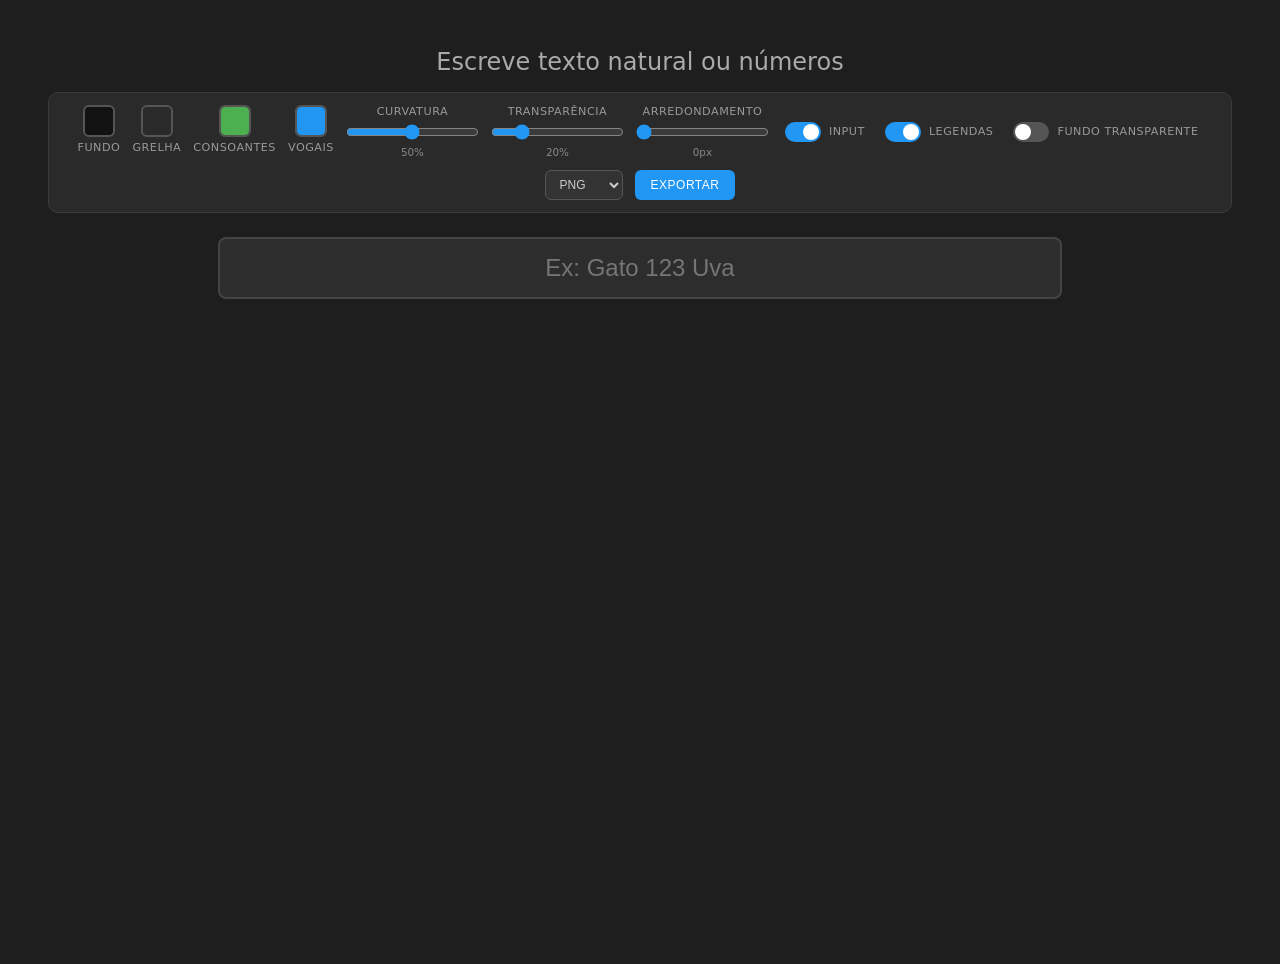
<file: Visualizador C/indexC.html>
<!DOCTYPE html>
<html lang="pt">
<head>
    <meta charset="UTF-8">
    <title>Processador de Texto - Alfabeto Visual Major</title>
    <style>
        :root {
            --cor-fundo-celula: #121212;
            --cor-linha-vogal: #2196F3;
            --cor-consoante: #4CAF50;
            --cor-grelha: #2a2a2a;
            --opacidade-rampa: 0.2;
            --raio-borda: 0px;
        }

        body {
            font-family: system-ui, -apple-system, sans-serif;
            display: flex;
            flex-direction: column;
            align-items: center;
            background-color: #1e1e1e;
            color: #ffffff;
            padding: 2rem 3rem;
            margin: 0;
            min-height: 100vh;
        }

        h1 { font-size: 1.5rem; font-weight: normal; margin-bottom: 1rem; color: #aaa; text-align: center; }

        #painelControlos {
            display: flex;
            flex-wrap: wrap;
            gap: 12px;
            justify-content: center;
            margin-bottom: 1.5rem;
            padding: 12px 20px;
            background: #2a2a2a;
            border-radius: 10px;
            border: 1px solid #3a3a3a;
        }

        .controlo-cor {
            display: flex;
            flex-direction: column;
            align-items: center;
            gap: 4px;
        }

        .controlo-cor label {
            font-size: 0.7rem;
            color: #999;
            text-transform: uppercase;
            letter-spacing: 0.5px;
        }

        .controlo-cor input[type="color"] {
            width: 32px;
            height: 32px;
            border: 2px solid #555;
            border-radius: 6px;
            background: none;
            cursor: pointer;
            padding: 0;
        }

        .controlo-cor input[type="color"]::-webkit-color-swatch-wrapper {
            padding: 0;
        }

        .controlo-cor input[type="color"]::-webkit-color-swatch {
            border: none;
            border-radius: 4px;
        }

        input[type="text"] {
            width: 80%;
            max-width: 800px;
            padding: 15px 20px;
            font-size: 1.5rem;
            margin-bottom: 40px;
            background: #2d2d2d;
            border: 2px solid #444;
            color: #fff;
            border-radius: 8px;
            text-align: center;
            outline: none;
            transition: border-color 0.2s;
        }

        input[type="text"]:focus { border-color: #2196F3; }

        #containerTexto {
            display: flex;
            flex-wrap: wrap;
            gap: 15px;
            justify-content: center;
            width: 100%;
            max-width: 1200px;
        }

        .espaco-palavra {
            width: 30px;
        }

        svg {
            background-color: var(--cor-fundo-celula);
            border: 1px solid #333;
            box-shadow: 0 4px 10px rgba(0,0,0,0.5);
            border-radius: var(--raio-borda);
        }

        .linha-grelha { stroke: var(--cor-grelha); stroke-width: 1; }
        .bloco-consoante { fill: var(--cor-consoante); }
        .linha-vogal { stroke: var(--cor-linha-vogal); stroke-width: 2; stroke-linecap: butt; }
        .rampa-vogal { fill: var(--cor-linha-vogal); opacity: var(--opacidade-rampa); stroke: none; }

        .controlo-slider {
            display: flex;
            flex-direction: column;
            align-items: center;
            gap: 4px;
            min-width: 120px;
        }

        .controlo-slider label {
            font-size: 0.7rem;
            color: #999;
            text-transform: uppercase;
            letter-spacing: 0.5px;
        }

        .controlo-slider input[type="range"] {
            width: 100%;
            accent-color: #2196F3;
        }

        .controlo-slider span {
            font-size: 0.65rem;
            color: #888;
        }
        .contorno-bordas-arredondamento {
            border-radius: var(--raio-borda);
        }

        .controlo-toggle {
            display: flex;
            align-items: center;
            gap: 8px;
            padding: 0 4px;
        }

        .controlo-toggle label {
            font-size: 0.7rem;
            color: #999;
            text-transform: uppercase;
            letter-spacing: 0.5px;
            cursor: pointer;
            user-select: none;
        }

        .controlo-toggle input[type="checkbox"] {
            display: none;
        }

        .toggle-switch {
            width: 36px;
            height: 20px;
            background: #555;
            border-radius: 10px;
            position: relative;
            cursor: pointer;
            transition: background 0.2s;
        }

        .toggle-switch::after {
            content: '';
            position: absolute;
            width: 16px;
            height: 16px;
            background: #fff;
            border-radius: 50%;
            top: 2px;
            left: 2px;
            transition: transform 0.2s;
        }

        .controlo-toggle input:checked + .toggle-switch {
            background: #2196F3;
        }

        .controlo-toggle input:checked + .toggle-switch::after {
            transform: translateX(16px);
        }

        .bloco-wrapper {
            display: flex;
            flex-direction: column;
            align-items: center;
            gap: 8px;
        }

        .legenda-bloco {
            font-size: 0.8rem;
            color: #888;
        }

        .select-export {
            padding: 6px 10px;
            background: #333;
            color: #ccc;
            border: 1px solid #555;
            border-radius: 6px;
            font-size: 0.75rem;
            cursor: pointer;
            outline: none;
        }

        .select-export:focus {
            border-color: #2196F3;
        }

        .btn-export {
            padding: 6px 16px;
            background: #2196F3;
            color: #fff;
            border: none;
            border-radius: 6px;
            font-size: 0.75rem;
            cursor: pointer;
            text-transform: uppercase;
            letter-spacing: 0.5px;
            transition: background 0.2s;
        }

        .btn-export:hover {
            background: #1976D2;
        }

        .btn-export:active {
            background: #1565C0;
        }
    </style>
</head>
<body>

    <h1>Escreve texto natural ou números</h1>
    
    <div id="painelControlos">
        <div class="controlo-cor">
            <input type="color" id="corFundoCelula" value="#121212">
            <label for="corFundoCelula">Fundo</label>
        </div>
        <div class="controlo-cor">
            <input type="color" id="corGrelha" value="#2a2a2a">
            <label for="corGrelha">Grelha</label>
        </div>
        <div class="controlo-cor">
            <input type="color" id="corConsoante" value="#4CAF50">
            <label for="corConsoante">Consoantes</label>
        </div>
        <div class="controlo-cor">
            <input type="color" id="corLinhaVogal" value="#2196F3">
            <label for="corLinhaVogal">Vogais</label>
        </div>
        <div class="controlo-slider">
            <label for="sliderCurvatura">Curvatura</label>
            <input type="range" id="sliderCurvatura" min="0" max="100" value="50">
            <span id="valorCurvatura">50%</span>
        </div>
        <div class="controlo-slider">
            <label for="sliderOpacidade">Transparência</label>
            <input type="range" id="sliderOpacidade" min="0" max="100" value="20">
            <span id="valorOpacidade">20%</span>
        </div>
        <div class="controlo-slider">
            <label for="sliderArredondamento">Arredondamento</label>
            <input type="range" id="sliderArredondamento" min="0" max="50" value="0">
            <span id="valorArredondamento">0px</span>
        </div>
        <div class="controlo-toggle">
            <input type="checkbox" id="toggleInput" checked>
            <label for="toggleInput" class="toggle-switch"></label>
            <label for="toggleInput">Input</label>
        </div>
        <div class="controlo-toggle">
            <input type="checkbox" id="toggleLegenda" checked>
            <label for="toggleLegenda" class="toggle-switch"></label>
            <label for="toggleLegenda">Legendas</label>
        </div>
        <div class="controlo-toggle">
            <input type="checkbox" id="toggleFundoTransparente">
            <label for="toggleFundoTransparente" class="toggle-switch"></label>
            <label for="toggleFundoTransparente">Fundo Transparente</label>
        </div>
        <select id="formatoExportacao" class="select-export" title="Formato de exportação">
            <option value="png">PNG</option>
            <option value="jpeg">JPEG</option>
            <option value="svg">SVG</option>
            <option value="webp">WEBP</option>
        </select>
        <button id="btnExportar" class="btn-export" title="Exportar blocos como imagem">Exportar</button>
    </div>

    <input type="text" id="inputTexto" placeholder="Ex: Gato 123 Uva" autocomplete="off">
    
    <div id="containerTexto"></div>

    <canvas id="canvasExportacao" style="display:none;"></canvas>

    <script>
        const containerTexto = document.getElementById('containerTexto');
        const inputTexto = document.getElementById('inputTexto');
        
        const TAMANHO_CELULA = 20; 
        const COLUNAS = 9;
        const LINHAS = 9;
        const LARGURA_SVG = COLUNAS * TAMANHO_CELULA;
        const ALTURA_SVG = LINHAS * TAMANHO_CELULA;
        
        const posicaoColuna = { 'A': 0, 'E': 1, 'I': 2, 'O': 3, 'U': 4 };

        // 1. TOKENIZADOR (preserva texto original, deteta dígrafos)
        function tokenizar(textoOriginal) {
            let preprocessed = '';
            let segments = [];

            for (let i = 0; i < textoOriginal.length; i++) {
                const ch = textoOriginal[i];
                if (ch === '\u00E7' || ch === '\u00C7') {
                    preprocessed += '0';
                    segments.push(ch);
                } else {
                    const upper = ch.toUpperCase().normalize('NFD').replace(/[\u0300-\u036f]/g, '');
                    for (let j = 0; j < upper.length; j++) {
                        segments.push(ch);
                        preprocessed += upper[j];
                    }
                }
            }

            const tokens = [];
            let i = 0;

            const DIGRAFOS = { 'CH': '6', 'LH': '5', 'NH': '2', 'RR': '4' };
            const SUAVES = { 'CE': '0E', 'CI': '0I', 'GE': '6E', 'GI': '6I' };
            const CONSOANTES = {
                'S': '0', 'Z': '0', 'T': '1', 'D': '1', 'N': '2', 'M': '3',
                'R': '4', 'L': '5', 'J': '6', 'X': '6',
                'K': '7', 'Q': '7', 'C': '7', 'G': '7',
                'F': '8', 'V': '8', 'P': '9', 'B': '9'
            };

            while (i < preprocessed.length) {
                const c = preprocessed[i];

                if (i + 1 < preprocessed.length) {
                    const pair = preprocessed.substr(i, 2);
                    if (DIGRAFOS[pair] !== undefined) {
                        tokens.push({ orig: segments[i] + segments[i + 1], phonetic: DIGRAFOS[pair] });
                        i += 2;
                        continue;
                    }
                    if (SUAVES[pair] !== undefined) {
                        tokens.push({ orig: segments[i] + segments[i + 1], phonetic: SUAVES[pair] });
                        i += 2;
                        continue;
                    }
                }

                if (c === 'Y') {
                    tokens.push({ orig: segments[i], phonetic: 'I' });
                    i++;
                    continue;
                }

                if (CONSOANTES[c] !== undefined) {
                    tokens.push({ orig: segments[i], phonetic: CONSOANTES[c] });
                    i++;
                    continue;
                }

                if (/[AEIOU]/.test(c)) {
                    tokens.push({ orig: segments[i], phonetic: c });
                    i++;
                    continue;
                }

                if (/[0-9]/.test(c)) {
                    tokens.push({ orig: segments[i], phonetic: c });
                    i++;
                    continue;
                }

                i++;
            }

            return tokens;
        }

        // 2. AGRUPADOR DE SÍLABAS/BLOCOS (com textoOriginal)
        function agruparEmBlocos(tokens) {
            const blocos = [];
            let blocoAtual = { vogaisAnteriores: [], consoante: null, vogaisPosteriores: [], textoOriginal: '' };
            let lendoPosteriores = false;

            function finalizarBloco() {
                if (blocoAtual.consoante !== null) {
                    blocos.push(blocoAtual);
                    blocoAtual = { vogaisAnteriores: [], consoante: null, vogaisPosteriores: [], textoOriginal: '' };
                }
            }

            for (const token of tokens) {
                for (let j = 0; j < token.phonetic.length; j++) {
                    const char = token.phonetic[j];
                    const orig = (j === 0) ? token.orig : '';

                    if (/[0-9]/.test(char)) {
                        if (blocoAtual.consoante !== null) {
                            finalizarBloco();
                        }
                        blocoAtual.consoante = parseInt(char, 10);
                        blocoAtual.textoOriginal += orig;
                        lendoPosteriores = true;
                    } else if (/[AEIOU]/.test(char)) {
                        if (!lendoPosteriores) {
                            blocoAtual.vogaisAnteriores.push(char);
                        } else {
                            blocoAtual.vogaisPosteriores.push(char);
                        }
                        blocoAtual.textoOriginal += orig;
                    }
                }
            }

            finalizarBloco();
            return blocos;
        }

        // --- LÓGICA DE DESENHO SVG ---
        function criarElementoSVG(tipo, atributos) {
            const el = document.createElementNS("http://www.w3.org/2000/svg", tipo);
            for (let chave in atributos) {
                el.setAttribute(chave, atributos[chave]);
            }
            return el;
        }

        function desenharGrelhaBase(svg) {
            for (let i = 0; i <= COLUNAS; i++) {
                svg.appendChild(criarElementoSVG('line', {
                    x1: i * TAMANHO_CELULA, y1: 0,
                    x2: i * TAMANHO_CELULA, y2: ALTURA_SVG,
                    class: 'linha-grelha'
                }));
            }
            for (let i = 0; i <= LINHAS; i++) {
                svg.appendChild(criarElementoSVG('line', {
                    x1: 0, y1: i * TAMANHO_CELULA,
                    x2: LARGURA_SVG, y2: i * TAMANHO_CELULA,
                    class: 'linha-grelha'
                }));
            }
        }

        function processarVogais(listaVogais) {
            const alturasFinais = { 'A': 0, 'E': 0, 'I': 0, 'O': 0, 'U': 0 };
            listaVogais.forEach((vogal, index) => {
                const v = vogal.toUpperCase();
                if (alturasFinais.hasOwnProperty(v)) {
                    if ((index + 1) > alturasFinais[v]) {
                        alturasFinais[v] = index + 1;
                    }
                }
            });
            return alturasFinais;
        }

        function criarBlocoSvg(dados, curvatura) {
            const svg = criarElementoSVG('svg', {
                width: LARGURA_SVG,
                height: ALTURA_SVG,
                viewBox: `0 0 ${LARGURA_SVG} ${ALTURA_SVG}`
            });

            desenharGrelhaBase(svg);

            const alturasAnt = processarVogais(dados.vogaisAnteriores);
            const yOrigemAnt = 4 * TAMANHO_CELULA;
            const alturasPost = processarVogais(dados.vogaisPosteriores);
            const yOrigemPost = 5 * TAMANHO_CELULA;

            for (let vogal in alturasAnt) {
                    if (alturasAnt[vogal] > 0) {
                        const x = posicaoColuna[vogal] * TAMANHO_CELULA;
                        const topY = yOrigemAnt - (alturasAnt[vogal] * TAMANHO_CELULA);
                        const bx = x + TAMANHO_CELULA;
                        const by = 4 * TAMANHO_CELULA;

                        const mx = (x + bx) / 2;
                        const my = (topY + by) / 2;
                        const coeff = (curvatura - 0.5);
                        const distY = Math.abs(by - topY);
                        const distX = TAMANHO_CELULA;
                        const cx = mx + coeff * (distY * 0.5 + distX);
                        const cy = my - coeff * distX * 0.8;

                        const d = `M ${x} ${topY} Q ${cx} ${cy}, ${bx} ${by} L ${x} ${by} Z`;
                        svg.appendChild(criarElementoSVG('path', { d: d, class: 'rampa-vogal' }));
                    }
                }

                for (let vogal in alturasPost) {
                    if (alturasPost[vogal] > 0) {
                        const x = posicaoColuna[vogal] * TAMANHO_CELULA;
                        const bottomY = yOrigemPost + (alturasPost[vogal] * TAMANHO_CELULA);
                        const bx = x + TAMANHO_CELULA;
                        const by = 5 * TAMANHO_CELULA;

                        const mx = (x + bx) / 2;
                        const my = (bottomY + by) / 2;
                        const coeff = (curvatura - 0.5);
                        const distY = Math.abs(by - bottomY);
                        const distX = TAMANHO_CELULA;
                        const cx = mx + coeff * (distY * 0.5 + distX);
                        const cy = my + coeff * distX * 0.8;

                        const d = `M ${x} ${bottomY} Q ${cx} ${cy}, ${bx} ${by} L ${x} ${by} Z`;
                        svg.appendChild(criarElementoSVG('path', { d: d, class: 'rampa-vogal' }));
                    }
                }

            for (let i = 0; i < dados.consoante; i++) {
                svg.appendChild(criarElementoSVG('rect', {
                    x: i * TAMANHO_CELULA,
                    y: 4 * TAMANHO_CELULA,
                    width: TAMANHO_CELULA,
                    height: TAMANHO_CELULA,
                    class: 'bloco-consoante',
                    rx: raioBorda,
                    ry: raioBorda
                }));
            }

            for (let vogal in alturasAnt) {
                if (alturasAnt[vogal] > 0) {
                    const x = posicaoColuna[vogal] * TAMANHO_CELULA;
                    svg.appendChild(criarElementoSVG('line', {
                        x1: x, y1: yOrigemAnt,
                        x2: x, y2: yOrigemAnt - (alturasAnt[vogal] * TAMANHO_CELULA),
                        class: 'linha-vogal'
                    }));
                }
            }

            for (let vogal in alturasPost) {
                if (alturasPost[vogal] > 0) {
                    const x = posicaoColuna[vogal] * TAMANHO_CELULA;
                    svg.appendChild(criarElementoSVG('line', {
                        x1: x, y1: yOrigemPost,
                        x2: x, y2: yOrigemPost + (alturasPost[vogal] * TAMANHO_CELULA),
                        class: 'linha-vogal'
                    }));
                }
            }

            return svg;
        }

        // --- MOTOR PRINCIPAL ---
        function atualizarTexto() {
            containerTexto.innerHTML = ''; 
            
            const curvatura = parseInt(document.getElementById('sliderCurvatura').value) / 100;
            document.getElementById('valorCurvatura').textContent = Math.round(curvatura * 100) + '%';

            const palavras = inputTexto.value.split(/\s+/);

            palavras.forEach((palavra, index) => {
                if (palavra.length > 0) {
                    const tokens = tokenizar(palavra);
                    const blocos = agruparEmBlocos(tokens);

                    blocos.forEach(bloco => {
                        const wrapper = document.createElement('div');
                        wrapper.className = 'bloco-wrapper';

                        const novoSvg = criarBlocoSvg(bloco, curvatura);
                        wrapper.appendChild(novoSvg);

                        const legenda = document.createElement('div');
                        legenda.className = 'legenda-bloco';
                        legenda.textContent = bloco.textoOriginal;
                        wrapper.appendChild(legenda);

                        containerTexto.appendChild(wrapper);
                    });

                    if (index < palavras.length - 1) {
                        const espaco = document.createElement('div');
                        espaco.className = 'espaco-palavra';
                        containerTexto.appendChild(espaco);
                    }
                }
            });
        }

        inputTexto.addEventListener('input', atualizarTexto);

        const raiz = document.documentElement;
        let raioBorda = 0;

        document.getElementById('corFundoCelula').addEventListener('input', function() {
            raiz.style.setProperty('--cor-fundo-celula', this.value);
        });

        document.getElementById('corGrelha').addEventListener('input', function() {
            raiz.style.setProperty('--cor-grelha', this.value);
        });

        document.getElementById('corConsoante').addEventListener('input', function() {
            raiz.style.setProperty('--cor-consoante', this.value);
        });

        document.getElementById('corLinhaVogal').addEventListener('input', function() {
            raiz.style.setProperty('--cor-linha-vogal', this.value);
        });

        document.getElementById('sliderCurvatura').addEventListener('input', atualizarTexto);

        document.getElementById('sliderOpacidade').addEventListener('input', function() {
            const val = parseInt(this.value) / 100;
            raiz.style.setProperty('--opacidade-rampa', val);
            document.getElementById('valorOpacidade').textContent = this.value + '%';
        });

        document.getElementById('sliderArredondamento').addEventListener('input', function() {
            raioBorda = parseInt(this.value);
            raiz.style.setProperty('--raio-borda', raioBorda + 'px');
            document.getElementById('valorArredondamento').textContent = raioBorda + 'px';
            atualizarTexto();
        });

        document.getElementById('toggleInput').addEventListener('change', function() {
            inputTexto.style.display = this.checked ? '' : 'none';
        });

        document.getElementById('toggleLegenda').addEventListener('change', function() {
            document.querySelectorAll('.legenda-bloco').forEach(el => {
                el.style.display = this.checked ? '' : 'none';
            });
        });

        function obterEstilosComputados() {
            const estilo = getComputedStyle(document.documentElement);
            return {
                corFundoCelula: estilo.getPropertyValue('--cor-fundo-celula').trim(),
                corLinhaVogal: estilo.getPropertyValue('--cor-linha-vogal').trim(),
                corConsoante: estilo.getPropertyValue('--cor-consoante').trim(),
                corGrelha: estilo.getPropertyValue('--cor-grelha').trim(),
                opacidadeRampa: estilo.getPropertyValue('--opacidade-rampa').trim(),
                raioBorda: estilo.getPropertyValue('--raio-borda').trim()
            };
        }

        function svgParaStringComEstilos(svgEl, estilos, legenda) {
            const clone = svgEl.cloneNode(true);
            const style = document.createElementNS('http://www.w3.org/2000/svg', 'style');
            style.textContent =
                `.linha-grelha { stroke: ${estilos.corGrelha}; stroke-width: 1; }\n` +
                `.bloco-consoante { fill: ${estilos.corConsoante}; }\n` +
                `.linha-vogal { stroke: ${estilos.corLinhaVogal}; stroke-width: 2; stroke-linecap: butt; }\n` +
                `.rampa-vogal { fill: ${estilos.corLinhaVogal}; opacity: ${estilos.opacidadeRampa}; stroke: none; }`;
            clone.insertBefore(style, clone.firstChild);

            const fundo = document.createElementNS('http://www.w3.org/2000/svg', 'rect');
            fundo.setAttribute('x', '0');
            fundo.setAttribute('y', '0');
            fundo.setAttribute('width', LARGURA_SVG);
            fundo.setAttribute('height', ALTURA_SVG);
            fundo.setAttribute('fill', estilos.corFundoCelula);
            if (estilos.raioBorda !== '0px') {
                fundo.setAttribute('rx', estilos.raioBorda);
                fundo.setAttribute('ry', estilos.raioBorda);
            }
            clone.insertBefore(fundo, style.nextSibling);

            if (legenda) {
                const text = document.createElementNS('http://www.w3.org/2000/svg', 'text');
                text.setAttribute('x', LARGURA_SVG / 2);
                text.setAttribute('y', ALTURA_SVG + 14);
                text.setAttribute('text-anchor', 'middle');
                text.setAttribute('fill', '#888');
                text.setAttribute('font-size', '11');
                text.setAttribute('font-family', 'system-ui, sans-serif');
                text.textContent = legenda;
                clone.appendChild(text);
                clone.setAttribute('height', ALTURA_SVG + 22);
                clone.setAttribute('viewBox', `0 0 ${LARGURA_SVG} ${ALTURA_SVG + 22}`);
            }
            return new XMLSerializer().serializeToString(clone);
        }

        function criarSpritesheet(svgs, legendas, callback) {
            const estilos = obterEstilosComputados();
            const gap = 15;
            const raio = parseInt(estilos.raioBorda) || 0;
            const mostrarLegendas = document.getElementById('toggleLegenda').checked && legendas.length > 0;
            const legendaH = mostrarLegendas ? 22 : 0;

            const svgEls = [];
            const promises = [];

            for (let i = 0; i < svgs.length; i++) {
                const svg = svgs[i];
                const leg = mostrarLegendas ? legendas[i] : null;
                promises.push(new Promise((resolve) => {
                    const str = svgParaStringComEstilos(svg, estilos, leg);
                    const blob = new Blob([str], { type: 'image/svg+xml;charset=utf-8' });
                    const url = URL.createObjectURL(blob);
                    const img = new Image();
                    img.onload = () => {
                        const svgH = ALTURA_SVG + (legendaH > 0 ? legendaH : 0);
                        svgEls.push({
                            img: img,
                            w: LARGURA_SVG + raio * 2,
                            h: svgH + raio * 2
                        });
                        URL.revokeObjectURL(url);
                        resolve();
                    };
                    img.src = url;
                }));
            }

            Promise.all(promises).then(() => {
                const cols = Math.min(svgEls.length, 8);
                const rows = Math.ceil(svgEls.length / cols);
                const cellW = LARGURA_SVG + raio * 2;
                const cellH = ALTURA_SVG + legendaH + raio * 2;
                const totalW = cols * cellW + (cols - 1) * gap + gap * 2;
                const totalH = rows * cellH + (rows - 1) * gap + gap * 2;

                const canvas = document.getElementById('canvasExportacao');
                canvas.width = totalW;
                canvas.height = totalH;
                const ctx = canvas.getContext('2d');
                const fundoTransparente = document.getElementById('toggleFundoTransparente').checked;
                if (!fundoTransparente) {
                    ctx.fillStyle = '#1e1e1e';
                    ctx.fillRect(0, 0, totalW, totalH);
                }

                svgEls.forEach((item, i) => {
                    const col = i % cols;
                    const row = Math.floor(i / cols);
                    const x = gap + col * (cellW + gap);
                    const y = gap + row * (cellH + gap);
                    ctx.drawImage(item.img, x, y, cellW, cellH);
                });

                callback(canvas);
            });
        }

        function nomeBaseFicheiro() {
            const raw = inputTexto.value.trim().replace(/\s+/g, '_');
            return raw.length > 0 ? raw : 'blocos-visuais';
        }

        document.getElementById('btnExportar').addEventListener('click', function() {
            const formato = document.getElementById('formatoExportacao').value;
            const wrappers = containerTexto.querySelectorAll('.bloco-wrapper');
            const svgs = [];
            const legendas = [];
            wrappers.forEach(w => {
                const s = w.querySelector('svg');
                const l = w.querySelector('.legenda-bloco');
                if (s) { svgs.push(s); legendas.push(l ? l.textContent : ''); }
            });

            if (svgs.length === 0) return;

            const nomeBase = nomeBaseFicheiro();

            if (formato === 'svg') {
                exportarSVG(svgs, legendas, nomeBase);
            } else {
                criarSpritesheet(svgs, legendas, function(canvas) {
                    const mime = { png: 'image/png', jpeg: 'image/jpeg', webp: 'image/webp' }[formato];
                    const qualidade = (formato === 'jpeg' || formato === 'webp') ? 0.95 : undefined;

                    canvas.toBlob(function(blob) {
                        const url = URL.createObjectURL(blob);
                        const a = document.createElement('a');
                        a.href = url;
                        a.download = nomeBase + '.' + formato;
                        a.click();
                        URL.revokeObjectURL(url);
                    }, mime, qualidade);
                });
            }
        });

        function exportarSVG(svgs, legendas, nomeBase) {
            const estilos = obterEstilosComputados();
            const mostrarLegendas = document.getElementById('toggleLegenda').checked;
            let partes = [];
            svgs.forEach((svg, i) => {
                const leg = mostrarLegendas ? legendas[i] : null;
                partes.push(svgParaStringComEstilos(svg, estilos, leg));
            });

            const downloadPartes = (idx) => {
                if (idx >= partes.length) return;
                const blob = new Blob([partes[idx]], { type: 'image/svg+xml;charset=utf-8' });
                const url = URL.createObjectURL(blob);
                const a = document.createElement('a');
                a.href = url;
                a.download = svgs.length === 1 ? nomeBase + '.svg' : nomeBase + '_' + (idx + 1) + '.svg';
                a.click();
                URL.revokeObjectURL(url);
                setTimeout(() => downloadPartes(idx + 1), 100);
            };
            downloadPartes(0);
        }
    </script>
</body>
</html>
</file>
<file: style.css>
/* ==========================================
   RESET & BASE
   ========================================== */
*, *::before, *::after { box-sizing: border-box; margin: 0; padding: 0; }

body {
    background-color: #1a1a1a;
    color: #f0f0f0;
    font-family: sans-serif;
    min-height: 100vh;
}

/* ==========================================
   HEADER & INPUT CENTRAL
   ========================================== */
.dashboard-header {
    display: flex;
    flex-direction: column;
    align-items: center;
    gap: 12px;
    padding: 20px 20px 8px 20px;
    position: sticky;
    top: 0;
    z-index: 200;
    background: #1a1a1a;
    border-bottom: 1px solid #333;
}

.dashboard-header h1 {
    font-size: 1.3rem;
    font-weight: 600;
    color: #ddd;
}

.input-central {
    width: 100%;
    max-width: 500px;
}

#texto-fonetico {
    width: 100%;
    padding: 10px 18px;
    font-size: 1.2rem;
    border: 2px solid #444;
    border-radius: 8px;
    background-color: #2a2a2a;
    color: #fff;
    text-align: center;
    outline: none;
    transition: border-color 0.2s;
}

#texto-fonetico:focus { border-color: #666; }

.menu-visualizadores {
    display: flex;
    gap: 8px;
    flex-wrap: wrap;
    justify-content: center;
}

.btn-vista {
    padding: 8px 18px;
    background-color: #333;
    color: #aaa;
    border: none;
    border-radius: 5px;
    cursor: pointer;
    font-size: 0.9rem;
    transition: 0.3s;
}

.btn-vista:hover { background-color: #555; color: #fff; }
.btn-vista.active { background-color: #555; color: #fff; font-weight: bold; }

/* ==========================================
   ÁREA DE VISUALIZADORES — MODOS DE VISTA
   ========================================== */
#area-visualizadores {
    padding: 16px;
    min-height: 80vh;
}

/* Modo "Ver Todas" — grid com 3 colunas */
#area-visualizadores.modo-todas {
    display: grid;
    grid-template-columns: repeat(3, 1fr);
    gap: 16px;
    align-items: start;
}

@media (max-width: 1400px) {
    #area-visualizadores.modo-todas {
        grid-template-columns: 1fr;
    }
}

/* Modo Abas — esconde todos os painéis exceto o ativo */
#area-visualizadores.modo-aba-a #container-b,
#area-visualizadores.modo-aba-a #container-c { display: none; }

#area-visualizadores.modo-aba-b #container-a,
#area-visualizadores.modo-aba-b #container-c { display: none; }

#area-visualizadores.modo-aba-c #container-a,
#area-visualizadores.modo-aba-c #container-b { display: none; }

/* ==========================================
   PAINÉIS DE VISUALIZADOR (comuns)
   ========================================== */
.painel-viz {
    background: #1e1e1e;
    border: 1px solid #333;
    border-radius: 10px;
    padding: 16px;
    display: flex;
    flex-direction: column;
    align-items: center;
    gap: 12px;
    overflow: hidden;
}

.viz-titulo {
    font-size: 0.85rem;
    color: #666;
    font-weight: 500;
    text-transform: uppercase;
    letter-spacing: 1px;
    margin-bottom: 4px;
}

/* ==========================================
   VISUALIZADOR A — namespace #container-a
   ========================================== */
#container-a .tabs { display: flex; gap: 10px; }

#container-a .tab-btn {
    padding: 8px 14px;
    background-color: #333;
    color: #aaa;
    border: none;
    border-radius: 5px;
    cursor: pointer;
    font-size: 0.85rem;
    transition: 0.3s;
}

#container-a .tab-btn.active {
    background-color: #555;
    color: #fff;
    font-weight: bold;
}

#container-a .tab-content-a {
    display: none;
    flex-direction: column;
    align-items: center;
    gap: 10px;
    width: 100%;
}

#container-a .tab-content-a.active { display: flex; }

#container-a .toolbar-area {
    display: flex;
    flex-direction: column;
    align-items: center;
    gap: 6px;
    width: 100%;
}

#container-a .toolbar-buttons {
    display: flex;
    align-items: center;
    gap: 6px;
    position: relative;
}

#container-a .toolbar-btn {
    width: 32px;
    height: 32px;
    background: #333;
    color: #aaa;
    border: none;
    border-radius: 5px;
    cursor: pointer;
    display: flex;
    align-items: center;
    justify-content: center;
    transition: 0.3s;
    flex-shrink: 0;
}

#container-a .toolbar-btn:hover { background: #555; color: #fff; }
#container-a .toolbar-btn.active { background: #555; color: #fff; }

#container-a .dropdown-menu {
    position: absolute;
    top: 40px;
    left: 0;
    background: #2a2a2a;
    border: 1px solid #444;
    border-radius: 6px;
    padding: 4px;
    display: flex;
    flex-direction: column;
    gap: 2px;
    z-index: 100;
    min-width: 80px;
    box-shadow: 0 4px 12px rgba(0,0,0,0.4);
    transition: opacity 0.15s ease, transform 0.15s ease;
}

#container-a .dropdown-menu.hidden {
    opacity: 0;
    transform: translateY(-4px);
    pointer-events: none;
}

#container-a .dropdown-menu:not(.hidden) {
    opacity: 1;
    transform: translateY(0);
}

#container-a .dropdown-menu button {
    background: none;
    border: none;
    color: #ccc;
    padding: 6px 12px;
    border-radius: 4px;
    cursor: pointer;
    font-size: 0.8rem;
    text-align: left;
    font-family: monospace;
    font-weight: bold;
}

#container-a .dropdown-menu button:hover { background: #444; color: #fff; }

#container-a .settings-panel {
    width: 100%;
    max-width: 100%;
    background: #252525;
    border: 1px solid #333;
    border-radius: 8px;
    padding: 12px;
    transition: max-height 0.3s ease, opacity 0.3s ease, padding 0.3s ease;
    overflow: hidden;
}

#container-a .settings-panel.hidden {
    max-height: 0;
    opacity: 0;
    padding-top: 0;
    padding-bottom: 0;
    border-width: 0;
    margin: 0;
}

#container-a .settings-panel:not(.hidden) {
    max-height: 500px;
    opacity: 1;
}

#container-a .settings-grid {
    display: grid;
    grid-template-columns: 1fr 1fr;
    gap: 10px 18px;
}

#container-a .setting-item {
    display: flex;
    flex-direction: column;
    gap: 4px;
}

#container-a .setting-item label {
    font-size: 0.72rem;
    color: #aaa;
    display: flex;
    align-items: center;
    gap: 4px;
}

#container-a .setting-item .val-label {
    color: #888;
    font-size: 0.65rem;
    min-width: 24px;
    text-align: right;
}

#container-a .setting-item input[type="color"] {
    width: 100%;
    height: 26px;
    border: 1px solid #444;
    border-radius: 4px;
    background: #2a2a2a;
    cursor: pointer;
    padding: 2px;
}

#container-a .setting-item input[type="color"]::-webkit-color-swatch-wrapper { padding: 0; }
#container-a .setting-item input[type="color"]::-webkit-color-swatch { border: none; border-radius: 3px; }

#container-a .setting-item input[type="range"] {
    width: 100%;
    height: 5px;
    -webkit-appearance: none;
    appearance: none;
    background: #333;
    border-radius: 3px;
    outline: none;
    cursor: pointer;
}

#container-a .setting-item input[type="range"]::-webkit-slider-thumb {
    -webkit-appearance: none;
    appearance: none;
    width: 12px;
    height: 12px;
    background: #aaa;
    border-radius: 50%;
    cursor: pointer;
}

#container-a .guide-controls {
    display: flex;
    align-items: center;
    gap: 8px;
}

#container-a .guide-controls input[type="color"] {
    width: 28px;
    height: 22px;
    border: 1px solid #444;
    border-radius: 4px;
    background: #2a2a2a;
    cursor: pointer;
}

#container-a .small-switch {
    width: 34px;
    height: 18px;
    flex-shrink: 0;
}
#container-a .small-switch .slider:before {
    height: 12px;
    width: 12px;
    left: 3px;
    bottom: 3px;
}
#container-a .small-switch input:checked + .slider:before {
    transform: translateX(14px);
}

#container-a .toggle-container {
    display: flex;
    align-items: center;
    gap: 8px;
    color: #ccc;
    font-size: 0.85rem;
}

#container-a .switch {
    position: relative;
    display: inline-block;
    width: 42px;
    height: 22px;
}

#container-a .switch input { opacity: 0; width: 0; height: 0; }

#container-a .slider {
    position: absolute;
    cursor: pointer;
    top: 0; left: 0; right: 0; bottom: 0;
    background-color: #444;
    transition: .3s;
    border-radius: 22px;
}

#container-a .slider:before {
    position: absolute;
    content: "";
    height: 14px;
    width: 14px;
    left: 4px;
    bottom: 4px;
    background-color: white;
    transition: .3s;
    border-radius: 50%;
}

#container-a input:checked + .slider { background-color: #555; }
#container-a input:checked + .slider:before { transform: translateX(20px); }

#container-a .canvas-container-a {
    position: relative;
    width: 100%;
    overflow-x: auto;
    background-color: #222;
    border-radius: 8px;
    box-shadow: 0 4px 15px rgba(0,0,0,0.5);
    padding: 16px;
    display: flex;
    align-items: center;
}

#container-a .canvas-scroll-area-a {
    width: 100%;
    overflow-x: hidden;
    background-color: #222;
    border-radius: 8px;
    box-shadow: 0 4px 15px rgba(0,0,0,0.5);
    padding: 16px;
    display: flex;
    align-items: center;
    justify-content: center;
}

#container-a canvas {
    background-color: transparent;
    touch-action: none;
}

#container-a .draw-mode-container-a {
    display: flex;
    flex-direction: column;
    align-items: flex-start;
    gap: 8px;
    width: 100%;
}

#container-a .add-block-btn {
    width: 44px;
    height: 44px;
    font-size: 1.6rem;
    background-color: #444;
    color: #fff;
    border: none;
    border-radius: 6px;
    cursor: pointer;
    display: flex;
    justify-content: center;
    align-items: center;
    transition: 0.2s;
    flex-shrink: 0;
}

#container-a .add-block-btn:hover { background-color: #666; }

#container-a .instrucoes { font-size: 0.8rem; color: #aaa; }

#container-a .game-text-input {
    padding: 8px 14px;
    font-size: 0.95rem;
    border: 2px solid #444;
    border-radius: 6px;
    background-color: #2a2a2a;
    color: #fff;
    width: 100%;
    max-width: 300px;
    text-align: center;
    outline: none;
}

#container-a #feedbackGame-a {
    font-size: 1rem;
    min-height: 1.4em;
    font-weight: bold;
    text-align: center;
}

#container-a .progress-container {
    width: 100%;
    max-width: 300px;
    height: 8px;
    background: #333;
    border-radius: 4px;
    overflow: hidden;
    position: relative;
}

#container-a .progress-bar {
    height: 100%;
    width: 0%;
    background: linear-gradient(90deg, #f87171, #fbbf24, #4ade80);
    background-size: 400px 100%;
    border-radius: 4px;
    transition: width 0.4s ease;
}

#container-a .progress-label {
    display: block;
    text-align: center;
    font-size: 0.7rem;
    color: #888;
    margin-top: 2px;
    min-height: 1.1em;
}

#container-a .game-buttons {
    display: flex;
    gap: 6px;
    justify-content: center;
    margin-top: 4px;
}

#container-a .game-buttons .add-block-btn {
    width: auto;
    height: auto;
    padding: 6px 12px;
    font-size: 0.85rem;
    border-radius: 5px;
}

/* ==========================================
   VISUALIZADOR B — namespace #container-b
   ========================================== */
#container-b {
    --bg-color-b: #f4f4f9;
    --content-bg-b: #ffffff;
    --text-color-b: #333;
    --grid-empty-b: #e0e0e0;
    --grid-filled-b: #2c3e50;
    --grid-vowel-b: #e74c3c;
    --cell-radius-b: 3px;
    --cell-size-b: 30px;
    --cell-gap-b: 2px;
    --blocks-per-line-b: 6;
    --block-gap-b: 15px;
    --block-row-gap-b: 15px;
}

#container-b .color-panel-b {
    display: flex;
    gap: 8px;
    align-items: center;
    margin-bottom: 8px;
    padding: 6px 10px;
    background: #fff;
    border-radius: 8px;
    box-shadow: 0 2px 4px rgba(0,0,0,0.05);
    font-size: 0.8rem;
    flex-wrap: wrap;
    color: #333;
}

#container-b .color-panel-b label {
    display: flex;
    align-items: center;
    gap: 4px;
}

#container-b .color-panel-b input[type="color"] {
    width: 28px;
    height: 20px;
    border: none;
    padding: 0;
    background: none;
    cursor: pointer;
}

#container-b .color-panel-b button {
    margin-left: auto;
    font-size: 0.75rem;
    padding: 4px 8px;
    border: 1px solid #ccc;
    border-radius: 4px;
    background: #f8f8f8;
    cursor: pointer;
}

#container-b .color-panel-b input[type="range"] {
    width: 60px;
    vertical-align: middle;
}

#container-b .color-panel-b input[type="checkbox"] {
    width: 14px;
    height: 14px;
}

#container-b #radius-val-b,
#container-b #size-val-b,
#container-b #perline-val-b,
#container-b #gap-val-b,
#container-b #internal-val-b,
#container-b #row-gap-val-b {
    min-width: 1em;
    text-align: right;
    font-family: monospace;
    font-size: 0.75em;
}

#container-b .tabs {
    display: flex;
    gap: 8px;
    margin-bottom: 10px;
}

#container-b .tab-btn {
    padding: 8px 14px;
    font-size: 0.85rem;
    border: none;
    background: #ddd;
    cursor: pointer;
    border-radius: 5px;
    color: #333;
    transition: background 0.3s;
}

#container-b .tab-btn.active {
    background: #3498db;
    color: white;
}

#container-b .tab-content-b {
    display: none;
    width: 100%;
    text-align: center;
}

#container-b .tab-content-b.active {
    display: block;
}

#container-b .grid-7x7-b {
    display: grid;
    grid-template-columns: repeat(7, var(--cell-size-b));
    grid-template-rows: repeat(7, var(--cell-size-b));
    gap: var(--cell-gap-b);
    margin: 0 auto;
    width: fit-content;
}

#container-b .cell-b {
    background-color: var(--grid-empty-b);
    border-radius: var(--cell-radius-b);
    cursor: pointer;
    transition: background-color 0.1s;
    box-sizing: border-box;
}

#container-b .cell-b.active {
    background-color: var(--grid-filled-b);
}

#container-b .cell-b.vowel-1 {
    background-color: var(--grid-vowel-b);
}

#container-b .cell-b.vowel-2 {
    border: 3px solid var(--grid-vowel-b);
    background-color: var(--grid-empty-b);
}

#container-b .cell-b.vowel-3 {
    border: 3px solid var(--grid-vowel-b);
    background-color: var(--grid-empty-b);
    background-image: linear-gradient(
        to bottom right,
        transparent calc(50% - 1.5px),
        var(--grid-vowel-b) calc(50% - 1.5px),
        var(--grid-vowel-b) calc(50% + 1.5px),
        transparent calc(50% + 1.5px)
    );
}

#container-b .cell-b.vowel-4 {
    border: 3px solid var(--grid-vowel-b);
    background-color: var(--grid-empty-b);
    background-image:
        linear-gradient(to bottom right, transparent calc(50% - 1.5px), var(--grid-vowel-b) calc(50% - 1.5px), var(--grid-vowel-b) calc(50% + 1.5px), transparent calc(50% + 1.5px)),
        linear-gradient(to top right, transparent calc(50% - 1.5px), var(--grid-vowel-b) calc(50% - 1.5px), var(--grid-vowel-b) calc(50% + 1.5px), transparent calc(50% + 1.5px));
}

#container-b .code-output-b {
    background: #2d2d2d;
    color: #a6e22e;
    padding: 8px;
    border-radius: 5px;
    font-family: monospace;
    word-break: break-all;
    margin: 8px 0;
    font-size: 0.8rem;
    text-align: left;
}

#container-b .copy-btn-b {
    background: #3498db;
    color: white;
    border: none;
    padding: 6px 12px;
    border-radius: 5px;
    cursor: pointer;
    font-size: 0.85rem;
}

#container-b .input-group-b {
    display: flex;
    flex-direction: column;
    align-items: center;
    margin-bottom: 10px;
}

#container-b .debug-info-b {
    font-size: 0.8rem;
    color: #7f8c8d;
    font-family: monospace;
    margin-bottom: 10px;
}

#container-b .word-display-b {
    display: grid;
    grid-template-columns: repeat(var(--blocks-per-line-b), auto);
    column-gap: var(--block-gap-b);
    row-gap: var(--block-row-gap-b);
    justify-content: center;
}

#container-b .grid-display-b .cell-b {
    cursor: default;
}

#container-b .grid-wrapper-b {
    display: inline-block;
}

#container-b .grid-caption-b {
    text-align: center;
    font-size: 0.7rem;
    font-family: monospace;
    margin-top: 2px;
    color: var(--text-color-b);
}

#container-b .grid-caption-text-b {
    font-style: italic;
    color: #888;
}

#container-b .export-section-b {
    margin-top: 10px;
    text-align: center;
    font-size: 0.8rem;
}

#container-b .select-export-b {
    padding: 4px 6px;
    border: 1px solid #ccc;
    border-radius: 4px;
    margin-left: 4px;
    font-size: 0.75rem;
}

#container-b .game-area-b {
    text-align: center;
    color: #333;
}

#container-b .game-blocks-b {
    display: grid;
    grid-template-columns: repeat(var(--blocks-per-line-b), auto);
    column-gap: var(--block-gap-b);
    row-gap: var(--block-row-gap-b);
    justify-content: center;
    margin-bottom: 10px;
}

#container-b .game-input-b {
    padding: 8px;
    font-size: 1rem;
    width: 300px;
    text-align: center;
    border: 2px solid #ddd;
    border-radius: 5px;
    margin-bottom: 8px;
}

#container-b .game-feedback-b {
    font-size: 1rem;
    min-height: 1.4em;
    margin: 8px 0;
    font-weight: bold;
}

#container-b .game-feedback-b.win { color: #27ae60; }
#container-b .game-feedback-b.lose { color: #e74c3c; }

#container-b .game-solution-b {
    margin-top: 8px;
    font-size: 1rem;
    color: #e67e22;
    min-height: 1.4em;
}

#container-b .game-buttons-b {
    display: flex;
    gap: 8px;
    justify-content: center;
    flex-wrap: wrap;
}

#container-b .game-buttons-b button {
    padding: 8px 14px;
    font-size: 0.85rem;
    border: none;
    border-radius: 5px;
    cursor: pointer;
    transition: background 0.3s;
}

#container-b .btn-verificar-b { background: #2ecc71; color: white; }
#container-b .btn-nova-b { background: #3498db; color: white; }
#container-b .btn-solucao-b { background: #e67e22; color: white; }

/* ==========================================
   VISUALIZADOR C — namespace #container-c
   ========================================== */
#container-c {
    --cor-fundo-celula-c: #121212;
    --cor-linha-vogal-c: #2196F3;
    --cor-consoante-c: #4CAF50;
    --cor-grelha-c: #2a2a2a;
    --opacidade-rampa-c: 0.2;
    --raio-borda-c: 0px;
}

#container-c .painel-controlos-c {
    display: flex;
    flex-wrap: wrap;
    gap: 10px;
    justify-content: center;
    margin-bottom: 10px;
    padding: 10px 14px;
    background: #2a2a2a;
    border-radius: 8px;
    border: 1px solid #3a3a3a;
}

#container-c .controlo-cor-c {
    display: flex;
    flex-direction: column;
    align-items: center;
    gap: 3px;
}

#container-c .controlo-cor-c label {
    font-size: 0.65rem;
    color: #999;
    text-transform: uppercase;
    letter-spacing: 0.5px;
}

#container-c .controlo-cor-c input[type="color"] {
    width: 28px;
    height: 28px;
    border: 2px solid #555;
    border-radius: 5px;
    background: none;
    cursor: pointer;
    padding: 0;
}

#container-c .controlo-cor-c input[type="color"]::-webkit-color-swatch-wrapper { padding: 0; }
#container-c .controlo-cor-c input[type="color"]::-webkit-color-swatch { border: none; border-radius: 3px; }

#container-c .controlo-slider-c {
    display: flex;
    flex-direction: column;
    align-items: center;
    gap: 3px;
    min-width: 100px;
}

#container-c .controlo-slider-c label {
    font-size: 0.65rem;
    color: #999;
    text-transform: uppercase;
    letter-spacing: 0.5px;
}

#container-c .controlo-slider-c input[type="range"] {
    width: 100%;
    accent-color: #2196F3;
}

#container-c .controlo-slider-c span {
    font-size: 0.6rem;
    color: #888;
}

#container-c .controlo-toggle-c {
    display: flex;
    align-items: center;
    gap: 6px;
    padding: 0 3px;
}

#container-c .controlo-toggle-c label:first-of-type + label {
    font-size: 0.65rem;
    color: #999;
    text-transform: uppercase;
    letter-spacing: 0.5px;
    cursor: pointer;
    user-select: none;
}

#container-c .controlo-toggle-c input[type="checkbox"] {
    display: none;
}

#container-c .toggle-switch-c {
    width: 32px;
    height: 18px;
    background: #555;
    border-radius: 9px;
    position: relative;
    cursor: pointer;
    transition: background 0.2s;
}

#container-c .toggle-switch-c::after {
    content: '';
    position: absolute;
    width: 14px;
    height: 14px;
    background: #fff;
    border-radius: 50%;
    top: 2px;
    left: 2px;
    transition: transform 0.2s;
}

#container-c .controlo-toggle-c input:checked + .toggle-switch-c {
    background: #2196F3;
}

#container-c .controlo-toggle-c input:checked + .toggle-switch-c::after {
    transform: translateX(14px);
}

#container-c .container-texto-c {
    display: flex;
    flex-wrap: wrap;
    gap: 12px;
    justify-content: center;
    width: 100%;
    max-width: 1200px;
}

#container-c .espaco-palavra-c {
    width: 24px;
}

#container-c .bloco-wrapper-c {
    display: flex;
    flex-direction: column;
    align-items: center;
    gap: 6px;
}

#container-c .bloco-wrapper-c svg {
    background-color: var(--cor-fundo-celula-c);
    border: 1px solid #333;
    box-shadow: 0 4px 10px rgba(0,0,0,0.5);
    border-radius: var(--raio-borda-c);
}

#container-c .legenda-bloco-c {
    font-size: 0.75rem;
    color: #888;
}

#container-c .select-export-c {
    padding: 4px 8px;
    background: #333;
    color: #ccc;
    border: 1px solid #555;
    border-radius: 5px;
    font-size: 0.7rem;
    cursor: pointer;
    outline: none;
}

#container-c .btn-export-c {
    padding: 4px 12px;
    background: #2196F3;
    color: #fff;
    border: none;
    border-radius: 5px;
    font-size: 0.7rem;
    cursor: pointer;
    text-transform: uppercase;
    letter-spacing: 0.5px;
    transition: background 0.2s;
}

#container-c .btn-export-c:hover { background: #1976D2; }

/* SVG inner classes for C */
#container-c .linha-grelha-c { stroke: var(--cor-grelha-c); stroke-width: 1; }
#container-c .bloco-consoante-c { fill: var(--cor-consoante-c); }
#container-c .linha-vogal-c { stroke: var(--cor-linha-vogal-c); stroke-width: 2; stroke-linecap: butt; }
#container-c .rampa-vogal-c { fill: var(--cor-linha-vogal-c); opacity: var(--opacidade-rampa-c); stroke: none; }

/* ==========================================
   RESPONSIVE ADJUSTMENTS
   ========================================== */
@media (max-width: 600px) {
    #container-a .canvas-container-a,
    #container-a .canvas-scroll-area-a {
        padding: 8px;
    }

    #container-a .settings-grid {
        grid-template-columns: 1fr;
    }
}

@media (max-width: 500px) {
    .dashboard-header {
        padding: 12px 10px 6px 10px;
    }
    #texto-fonetico {
        font-size: 1rem;
        padding: 8px 14px;
    }
}
</file>
